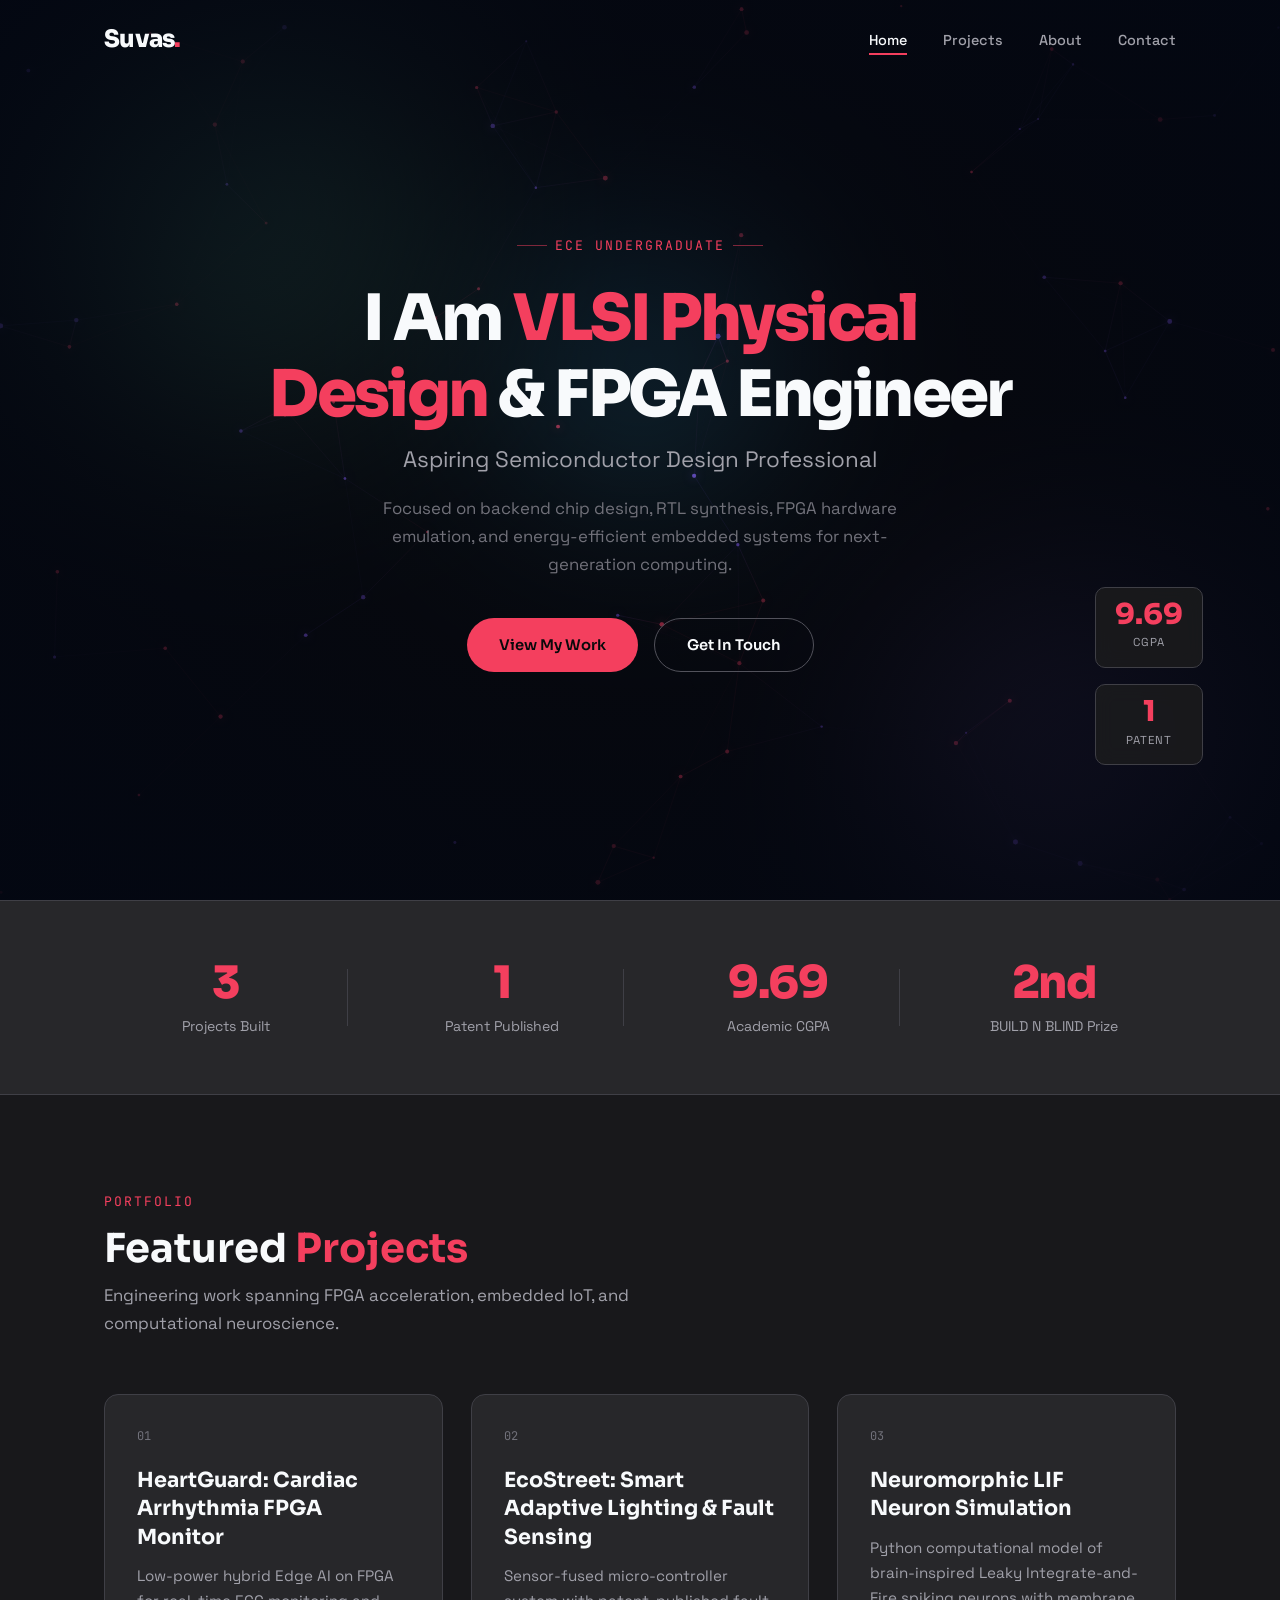
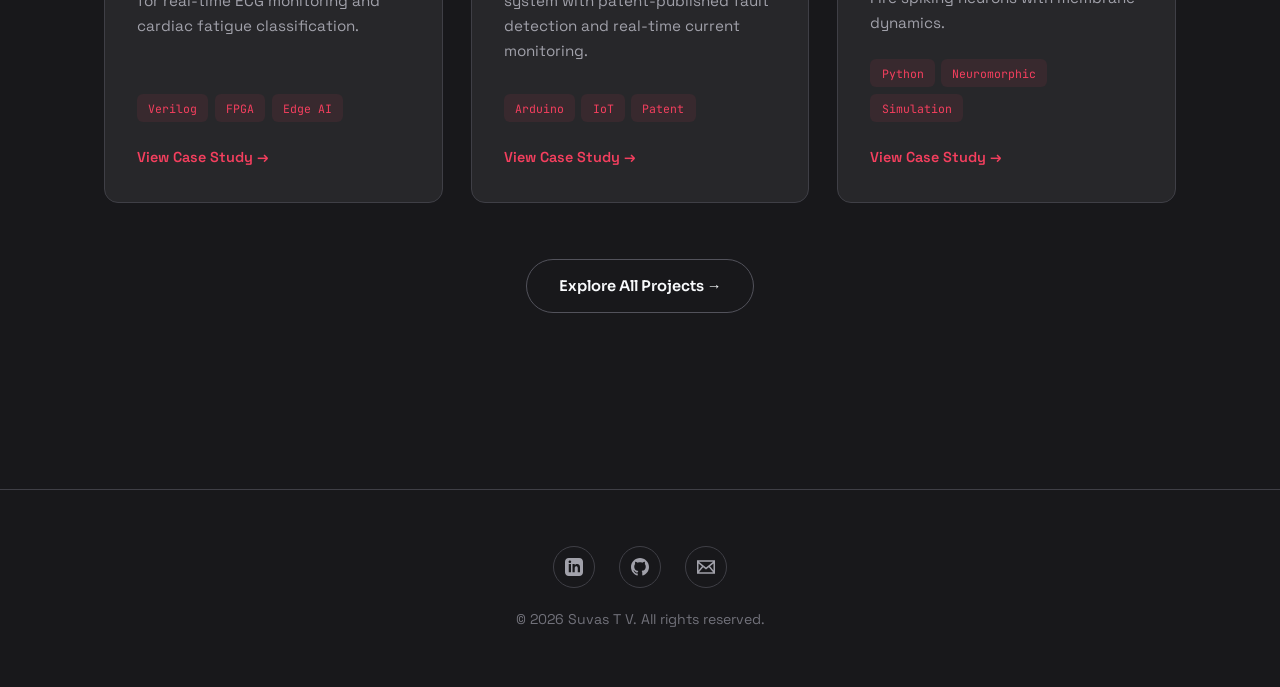
<file: index.html>
<!DOCTYPE html>
<html lang="en">
<head>
  <meta charset="UTF-8">
  <meta name="viewport" content="width=device-width, initial-scale=1.0">
  <title>Suvas T V | VLSI Physical Design &amp; FPGA Engineer</title>
  <meta name="description" content="Portfolio of Suvas T V — ECE Undergraduate specializing in VLSI Physical Design, FPGA Emulation, RTL Synthesis, and Embedded Systems.">
  <link rel="stylesheet" href="style.css">
  <link rel="icon" type="image/svg+xml" href="data:image/svg+xml,<svg xmlns=%22http://www.w3.org/2000/svg%22 viewBox=%220 0 100 100%22><rect width=%22100%22 height=%22100%22 rx=%2216%22 fill=%22%23030712%22/><text x=%2250%22 y=%2253%22 font-family=%22sans-serif%22 font-size=%2236%22 font-weight=%22800%22 fill=%22%236ee7b7%22 text-anchor=%22middle%22 dominant-baseline=%22central%22>STV</text></svg>">
</head>
<body>

  <!-- Navbar -->
  <nav class="navbar">
    <div class="container nav-container">
      <a href="index.html" class="logo">Suvas<em>.</em></a>
      <ul class="nav-links">
        <li><a href="index.html" class="active">Home</a></li>
        <li><a href="projects.html">Projects</a></li>
        <li><a href="about.html">About</a></li>
        <li><a href="contact.html">Contact</a></li>
      </ul>
      <button class="hamburger" aria-label="Toggle menu">☰</button>
    </div>
  </nav>

  <!-- Mobile Menu -->
  <div class="mobile-menu">
    <div class="nav-links">
      <a href="index.html" class="active">Home</a>
      <a href="projects.html">Projects</a>
      <a href="about.html">About</a>
      <a href="contact.html">Contact</a>
    </div>
  </div>

  <!-- Hero Section -->
  <section class="hero">
    <canvas id="particle-canvas"></canvas>
    <div class="aurora-blob aurora-blob--1"></div>
    <div class="aurora-blob aurora-blob--2"></div>
    <div class="aurora-blob aurora-blob--3"></div>
    <div class="hero-overlay"></div>

    <div class="hero-content">
      <div class="hero-label">ECE Undergraduate</div>
      <h1>I Am <span class="highlight">VLSI Physical Design</span> &amp; FPGA Engineer</h1>
      <p class="subtitle">Aspiring Semiconductor Design Professional</p>
      <p class="desc">
        Focused on backend chip design, RTL synthesis, FPGA hardware emulation, and energy-efficient embedded systems for next-generation computing.
      </p>
      <div class="hero-actions">
        <a href="projects.html" class="btn btn-primary">View My Work</a>
        <a href="contact.html" class="btn btn-secondary">Get In Touch</a>
      </div>
    </div>

    <!-- Floating Stats Badges -->
    <div class="hero-floating-stats">
      <div class="floating-badge">
        <span class="num">9.69</span>
        <span class="label">CGPA</span>
      </div>
      <div class="floating-badge">
        <span class="num">1</span>
        <span class="label">Patent</span>
      </div>
    </div>
  </section>

  <!-- Stats Strip -->
  <section class="stats-strip">
    <div class="container">
      <div class="stats-grid">
        <div class="stat-item reveal">
          <h3>3</h3>
          <p>Projects Built</p>
        </div>
        <div class="stat-item reveal reveal-delay-1">
          <h3>1</h3>
          <p>Patent Published</p>
        </div>
        <div class="stat-item reveal reveal-delay-2">
          <h3>9.69</h3>
          <p>Academic CGPA</p>
        </div>
        <div class="stat-item reveal reveal-delay-3">
          <h3>2nd</h3>
          <p>BUILD N BLIND Prize</p>
        </div>
      </div>
    </div>
  </section>

  <!-- Featured Projects -->
  <section class="featured-projects">
    <div class="container">
      <div class="section-header reveal">
        <span class="section-label">Portfolio</span>
        <h2>Featured <em>Projects</em></h2>
        <p>Engineering work spanning FPGA acceleration, embedded IoT, and computational neuroscience.</p>
      </div>

      <div class="card-grid">
        <div class="card reveal">
          <span class="card-number">01</span>
          <h3>HeartGuard: Cardiac Arrhythmia FPGA Monitor</h3>
          <p>Low-power hybrid Edge AI on FPGA for real-time ECG monitoring and cardiac fatigue classification.</p>
          <div class="tech-tags">
            <span class="tag">Verilog</span>
            <span class="tag">FPGA</span>
            <span class="tag">Edge AI</span>
          </div>
          <a href="projects.html#heartguard" class="card-link">View Case Study →</a>
        </div>

        <div class="card reveal reveal-delay-1">
          <span class="card-number">02</span>
          <h3>EcoStreet: Smart Adaptive Lighting &amp; Fault Sensing</h3>
          <p>Sensor-fused micro-controller system with patent-published fault detection and real-time current monitoring.</p>
          <div class="tech-tags">
            <span class="tag">Arduino</span>
            <span class="tag">IoT</span>
            <span class="tag">Patent</span>
          </div>
          <a href="projects.html#ecostreet" class="card-link">View Case Study →</a>
        </div>

        <div class="card reveal reveal-delay-2">
          <span class="card-number">03</span>
          <h3>Neuromorphic LIF Neuron Simulation</h3>
          <p>Python computational model of brain-inspired Leaky Integrate-and-Fire spiking neurons with membrane dynamics.</p>
          <div class="tech-tags">
            <span class="tag">Python</span>
            <span class="tag">Neuromorphic</span>
            <span class="tag">Simulation</span>
          </div>
          <a href="projects.html#neuromorphic-lif" class="card-link">View Case Study →</a>
        </div>
      </div>

      <div style="text-align: center; margin-top: 3.5rem;" class="reveal">
        <a href="projects.html" class="btn btn-secondary">Explore All Projects →</a>
      </div>
    </div>
  </section>

  <!-- Footer -->
  <footer>
    <div class="container">
      <div class="footer-icons">
        <a href="https://linkedin.com/in/suvas-tv" target="_blank" rel="noopener noreferrer" aria-label="LinkedIn">
          <svg viewBox="0 0 24 24"><path d="M19 0h-14c-2.761 0-5 2.239-5 5v14c0 2.761 2.239 5 5 5h14c2.762 0 5-2.239 5-5v-14c0-2.761-2.238-5-5-5zm-11 19h-3v-11h3v11zm-1.5-12.268c-.966 0-1.75-.79-1.75-1.764s.784-1.764 1.75-1.764 1.75.79 1.75 1.764-.783 1.764-1.75 1.764zm13.5 12.268h-3v-5.604c0-3.368-4-3.113-4 0v5.604h-3v-11h3v1.765c1.396-2.586 7-2.777 7 2.476v6.759z"/></svg>
        </a>
        <a href="https://github.com/Suvas27" target="_blank" rel="noopener noreferrer" aria-label="GitHub">
          <svg viewBox="0 0 24 24"><path d="M12 0c-6.626 0-12 5.373-12 12 0 5.302 3.438 9.8 8.207 11.387.599.111.793-.261.793-.577v-2.234c-3.338.726-4.033-1.416-4.033-1.416-.546-1.387-1.333-1.756-1.333-1.756-1.089-.745.083-.729.083-.729 1.205.084 1.839 1.237 1.839 1.237 1.07 1.834 2.807 1.304 3.492.997.107-.775.418-1.305.762-1.604-2.665-.305-5.467-1.334-5.467-5.931 0-1.311.469-2.381 1.236-3.221-.124-.303-.535-1.524.117-3.176 0 0 1.008-.322 3.301 1.23.957-.266 1.983-.399 3.003-.404 1.02.005 2.047.138 3.006.404 2.291-1.552 3.297-1.23 3.297-1.23.653 1.653.242 2.874.118 3.176.77.84 1.235 1.911 1.235 3.221 0 4.609-2.807 5.624-5.479 5.921.43.372.823 1.102.823 2.222v3.293c0 .319.192.694.801.576 4.765-1.589 8.199-6.086 8.199-11.386 0-6.627-5.373-12-12-12z"/></svg>
        </a>
        <a href="mailto:tvsuvas@gmail.com" aria-label="Email">
          <svg viewBox="0 0 24 24"><path d="M0 3v18h24v-18h-24zm6.623 7.929l-4.623 5.712v-9.458l4.623 3.746zm-4.141-5.929h19.035l-9.517 7.713-9.518-7.713zm5.694 7.188l3.824 3.099 3.83-3.104 5.612 6.817h-18.779l5.513-6.812zm9.208-1.264l4.616-3.741v9.348l-4.616-5.607z"/></svg>
        </a>
      </div>
      <p>&copy; 2026 Suvas T V. All rights reserved.</p>
    </div>
  </footer>

  <script src="script.js"></script>
</body>
</html>
</file>
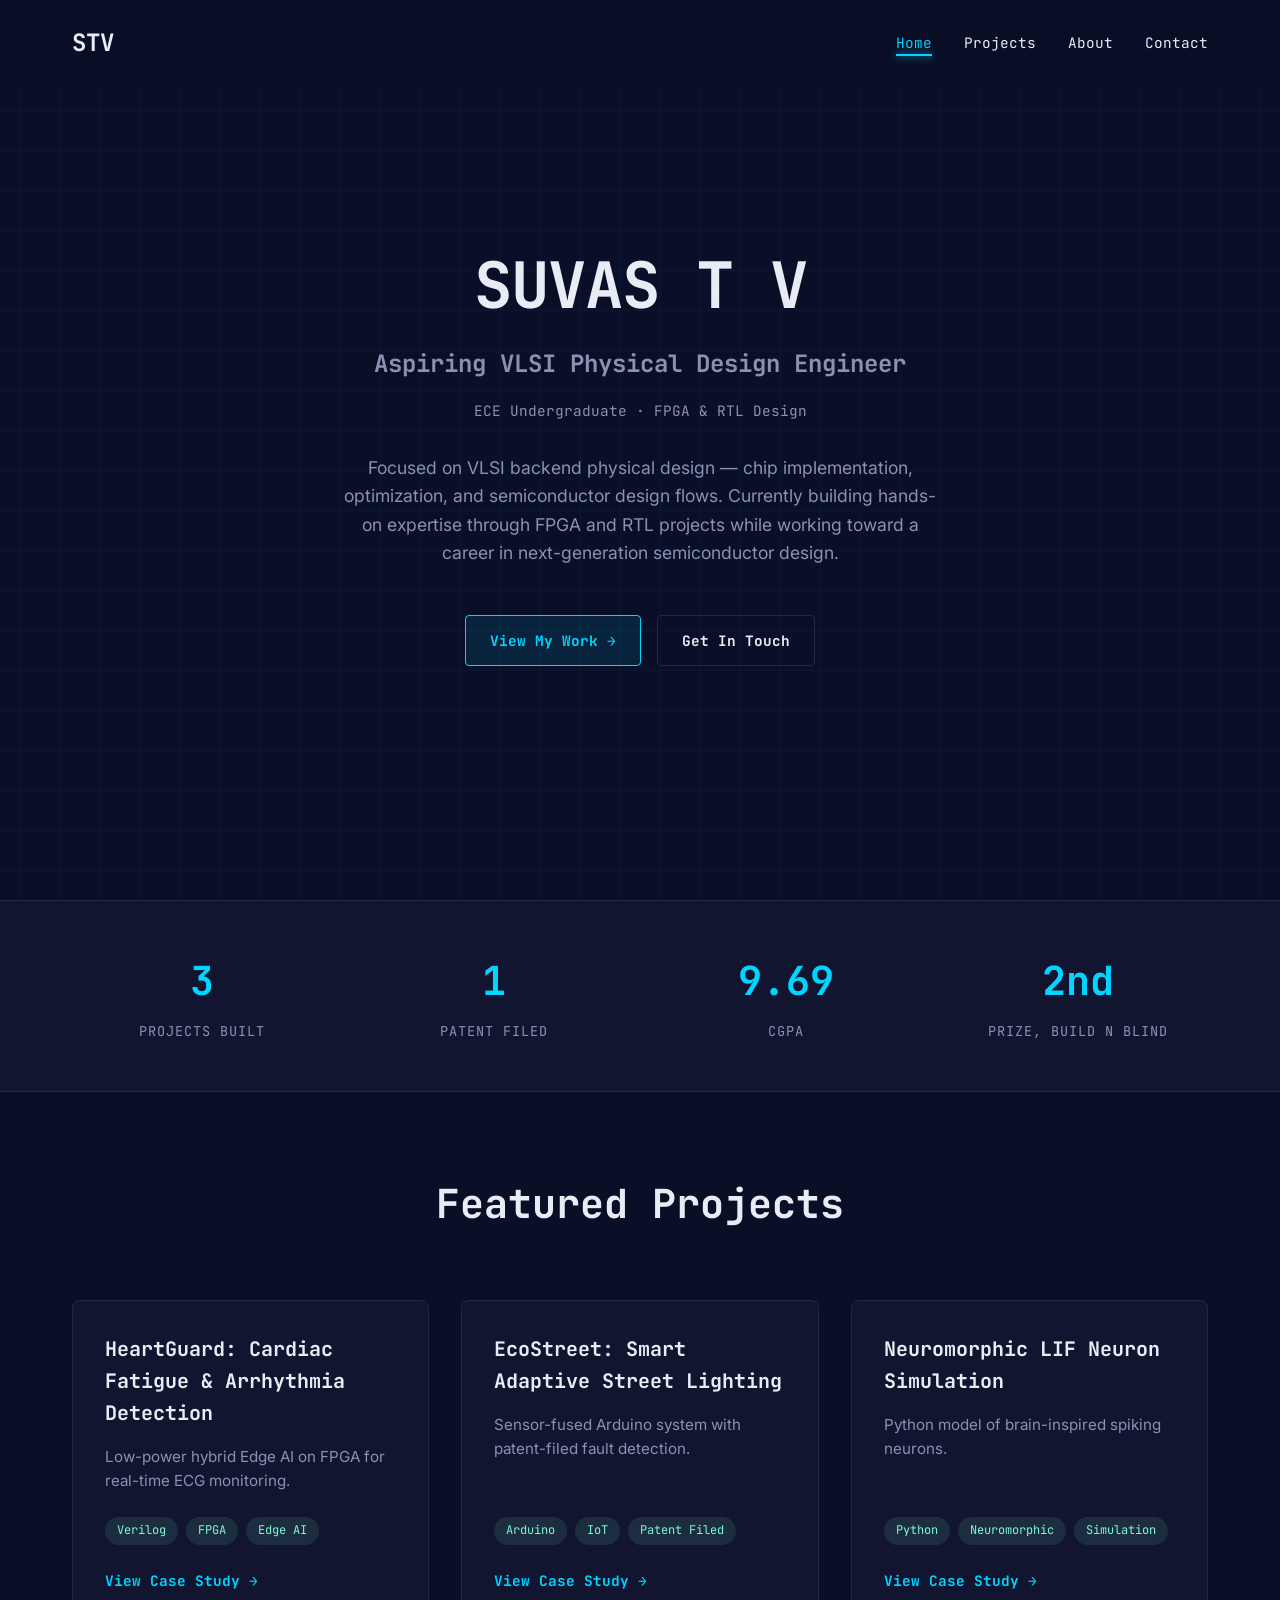
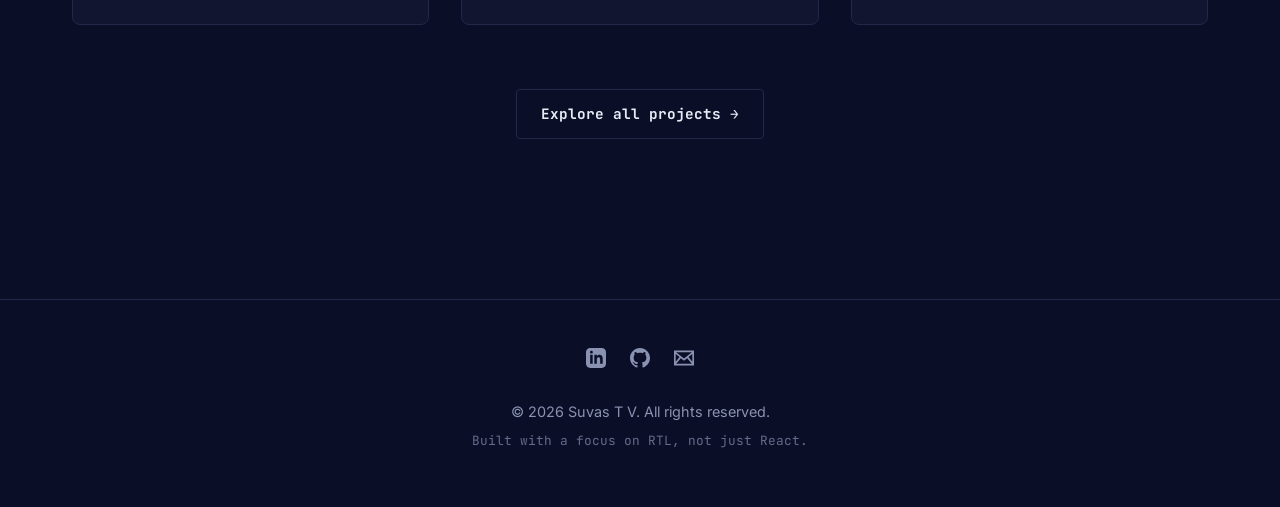
<file: eportfolio/index.html>
<!DOCTYPE html>
<html lang="en">
<head>
  <meta charset="UTF-8">
  <meta name="viewport" content="width=device-width, initial-scale=1.0">
  <title>Suvas T V | VLSI Physical Design & FPGA</title>
  <meta name="description" content="Portfolio of Suvas T V, an ECE Undergraduate specializing in VLSI Physical Design, FPGA, and Embedded Systems.">
  <link rel="stylesheet" href="style.css">
  <link rel="icon" type="image/svg+xml" href="data:image/svg+xml,<svg xmlns=%22http://www.w3.org/2000/svg%22 viewBox=%220 0 100 100%22><rect width=%22100%22 height=%22100%22 fill=%22%230a0e27%22/><text x=%2250%22 y=%2250%22 font-family=%22monospace%22 font-size=%2240%22 font-weight=%22bold%22 fill=%22%2300d4ff%22 text-anchor=%22middle%22 dominant-baseline=%22central%22>STV</text></svg>">
</head>
<body>

  <!-- Navbar -->
  <nav class="navbar">
    <div class="container nav-container">
      <a href="index.html" class="logo">STV</a>
      <ul class="nav-links">
        <li><a href="index.html" class="active">Home</a></li>
        <li><a href="projects.html">Projects</a></li>
        <li><a href="about.html">About</a></li>
        <li><a href="contact.html">Contact</a></li>
      </ul>
      <button class="hamburger" aria-label="Toggle menu">☰</button>
    </div>
  </nav>

  <!-- Mobile Menu -->
  <div class="mobile-menu">
    <div class="nav-links">
      <a href="index.html" class="active">Home</a>
      <a href="projects.html">Projects</a>
      <a href="about.html">About</a>
      <a href="contact.html">Contact</a>
    </div>
  </div>

  <!-- Hero Section -->
  <section class="hero">
    <div class="hero-bg"></div>
    <div class="container hero-content">
      <h1>SUVAS T V</h1>
      <p class="subtitle text-cyan mono">Aspiring VLSI Physical Design Engineer</p>
      <p class="tagline">ECE Undergraduate &middot; FPGA &amp; RTL Design</p>
      <p>Focused on VLSI backend physical design &mdash; chip implementation, optimization, and semiconductor design flows. Currently building hands-on expertise through FPGA and RTL projects while working toward a career in next-generation semiconductor design.</p>
      
      <div class="hero-actions">
        <a href="projects.html" class="btn btn-primary">View My Work &rarr;</a>
        <a href="contact.html" class="btn btn-secondary">Get In Touch</a>
      </div>
    </div>
  </section>

  <!-- Stats Strip -->
  <section class="stats-strip">
    <div class="container stats-grid">
      <div class="stat-item">
        <h3>3</h3>
        <p>Projects Built</p>
      </div>
      <div class="stat-item">
        <h3>1</h3>
        <p>Patent Filed</p>
      </div>
      <div class="stat-item">
        <h3>9.69</h3>
        <p>CGPA</p>
      </div>
      <div class="stat-item">
        <h3>2nd</h3>
        <p>Prize, BUILD N BLIND</p>
      </div>
    </div>
  </section>

  <!-- Featured Projects Section -->
  <section class="featured-projects">
    <div class="container">
      <div class="section-header">
        <h2>Featured Projects</h2>
      </div>
      
      <div class="card-grid">
        <!-- Project 1 -->
        <div class="card">
          <h3>HeartGuard: Cardiac Fatigue &amp; Arrhythmia Detection</h3>
          <p>Low-power hybrid Edge AI on FPGA for real-time ECG monitoring.</p>
          <div class="tech-tags">
            <span class="tag">Verilog</span>
            <span class="tag">FPGA</span>
            <span class="tag">Edge AI</span>
          </div>
          <a href="projects.html#heartguard" class="card-link">View Case Study &rarr;</a>
        </div>

        <!-- Project 2 -->
        <div class="card">
          <h3>EcoStreet: Smart Adaptive Street Lighting</h3>
          <p>Sensor-fused Arduino system with patent-filed fault detection.</p>
          <div class="tech-tags">
            <span class="tag">Arduino</span>
            <span class="tag">IoT</span>
            <span class="tag">Patent Filed</span>
          </div>
          <a href="projects.html#ecostreet" class="card-link">View Case Study &rarr;</a>
        </div>

        <!-- Project 3 -->
        <div class="card">
          <h3>Neuromorphic LIF Neuron Simulation</h3>
          <p>Python model of brain-inspired spiking neurons.</p>
          <div class="tech-tags">
            <span class="tag">Python</span>
            <span class="tag">Neuromorphic</span>
            <span class="tag">Simulation</span>
          </div>
          <a href="projects.html#neuromorphic-lif" class="card-link">View Case Study &rarr;</a>
        </div>
      </div>
      
      <div style="text-align: center; margin-top: 4rem;">
        <a href="projects.html" class="btn btn-secondary">Explore all projects &rarr;</a>
      </div>
    </div>
  </section>

  <!-- Footer -->
  <footer>
    <div class="container">
      <div class="footer-icons">
        <a href="https://linkedin.com/in/suvas-tv" target="_blank" rel="noopener noreferrer" aria-label="LinkedIn">
          <svg viewBox="0 0 24 24"><path d="M19 0h-14c-2.761 0-5 2.239-5 5v14c0 2.761 2.239 5 5 5h14c2.762 0 5-2.239 5-5v-14c0-2.761-2.238-5-5-5zm-11 19h-3v-11h3v11zm-1.5-12.268c-.966 0-1.75-.79-1.75-1.764s.784-1.764 1.75-1.764 1.75.79 1.75 1.764-.783 1.764-1.75 1.764zm13.5 12.268h-3v-5.604c0-3.368-4-3.113-4 0v5.604h-3v-11h3v1.765c1.396-2.586 7-2.777 7 2.476v6.759z"/></svg>
        </a>
        <a href="https://github.com/Suvas27" target="_blank" rel="noopener noreferrer" aria-label="GitHub">
          <svg viewBox="0 0 24 24"><path d="M12 0c-6.626 0-12 5.373-12 12 0 5.302 3.438 9.8 8.207 11.387.599.111.793-.261.793-.577v-2.234c-3.338.726-4.033-1.416-4.033-1.416-.546-1.387-1.333-1.756-1.333-1.756-1.089-.745.083-.729.083-.729 1.205.084 1.839 1.237 1.839 1.237 1.07 1.834 2.807 1.304 3.492.997.107-.775.418-1.305.762-1.604-2.665-.305-5.467-1.334-5.467-5.931 0-1.311.469-2.381 1.236-3.221-.124-.303-.535-1.524.117-3.176 0 0 1.008-.322 3.301 1.23.957-.266 1.983-.399 3.003-.404 1.02.005 2.047.138 3.006.404 2.291-1.552 3.297-1.23 3.297-1.23.653 1.653.242 2.874.118 3.176.77.84 1.235 1.911 1.235 3.221 0 4.609-2.807 5.624-5.479 5.921.43.372.823 1.102.823 2.222v3.293c0 .319.192.694.801.576 4.765-1.589 8.199-6.086 8.199-11.386 0-6.627-5.373-12-12-12z"/></svg>
        </a>
        <a href="mailto:tvsuvas@gmail.com" aria-label="Email">
          <svg viewBox="0 0 24 24"><path d="M0 3v18h24v-18h-24zm6.623 7.929l-4.623 5.712v-9.458l4.623 3.746zm-4.141-5.929h19.035l-9.517 7.713-9.518-7.713zm5.694 7.188l3.824 3.099 3.83-3.104 5.612 6.817h-18.779l5.513-6.812zm9.208-1.264l4.616-3.741v9.348l-4.616-5.607z"/></svg>
        </a>
      </div>
      <p>&copy; 2026 Suvas T V. All rights reserved.</p>
      <p class="footer-tagline">Built with a focus on RTL, not just React.</p>
    </div>
  </footer>

  <script src="script.js"></script>
</body>
</html>
</file>
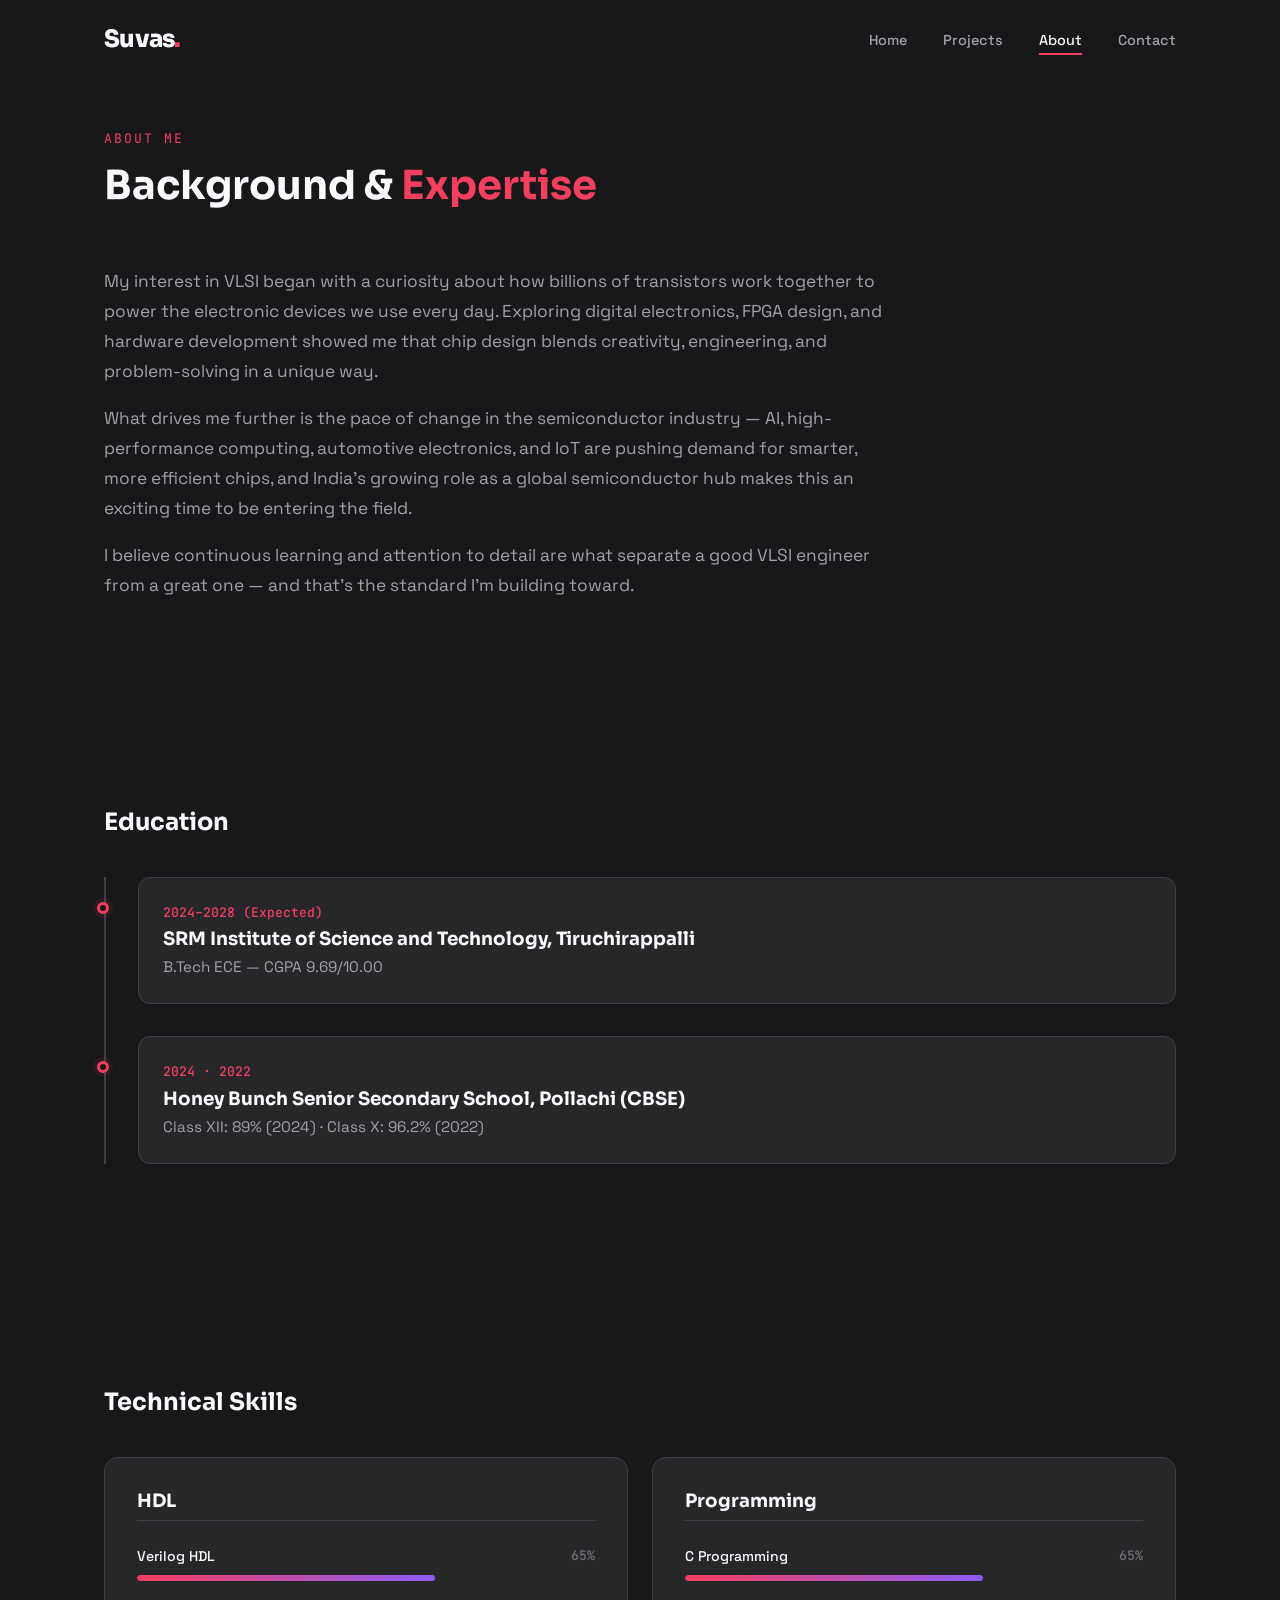
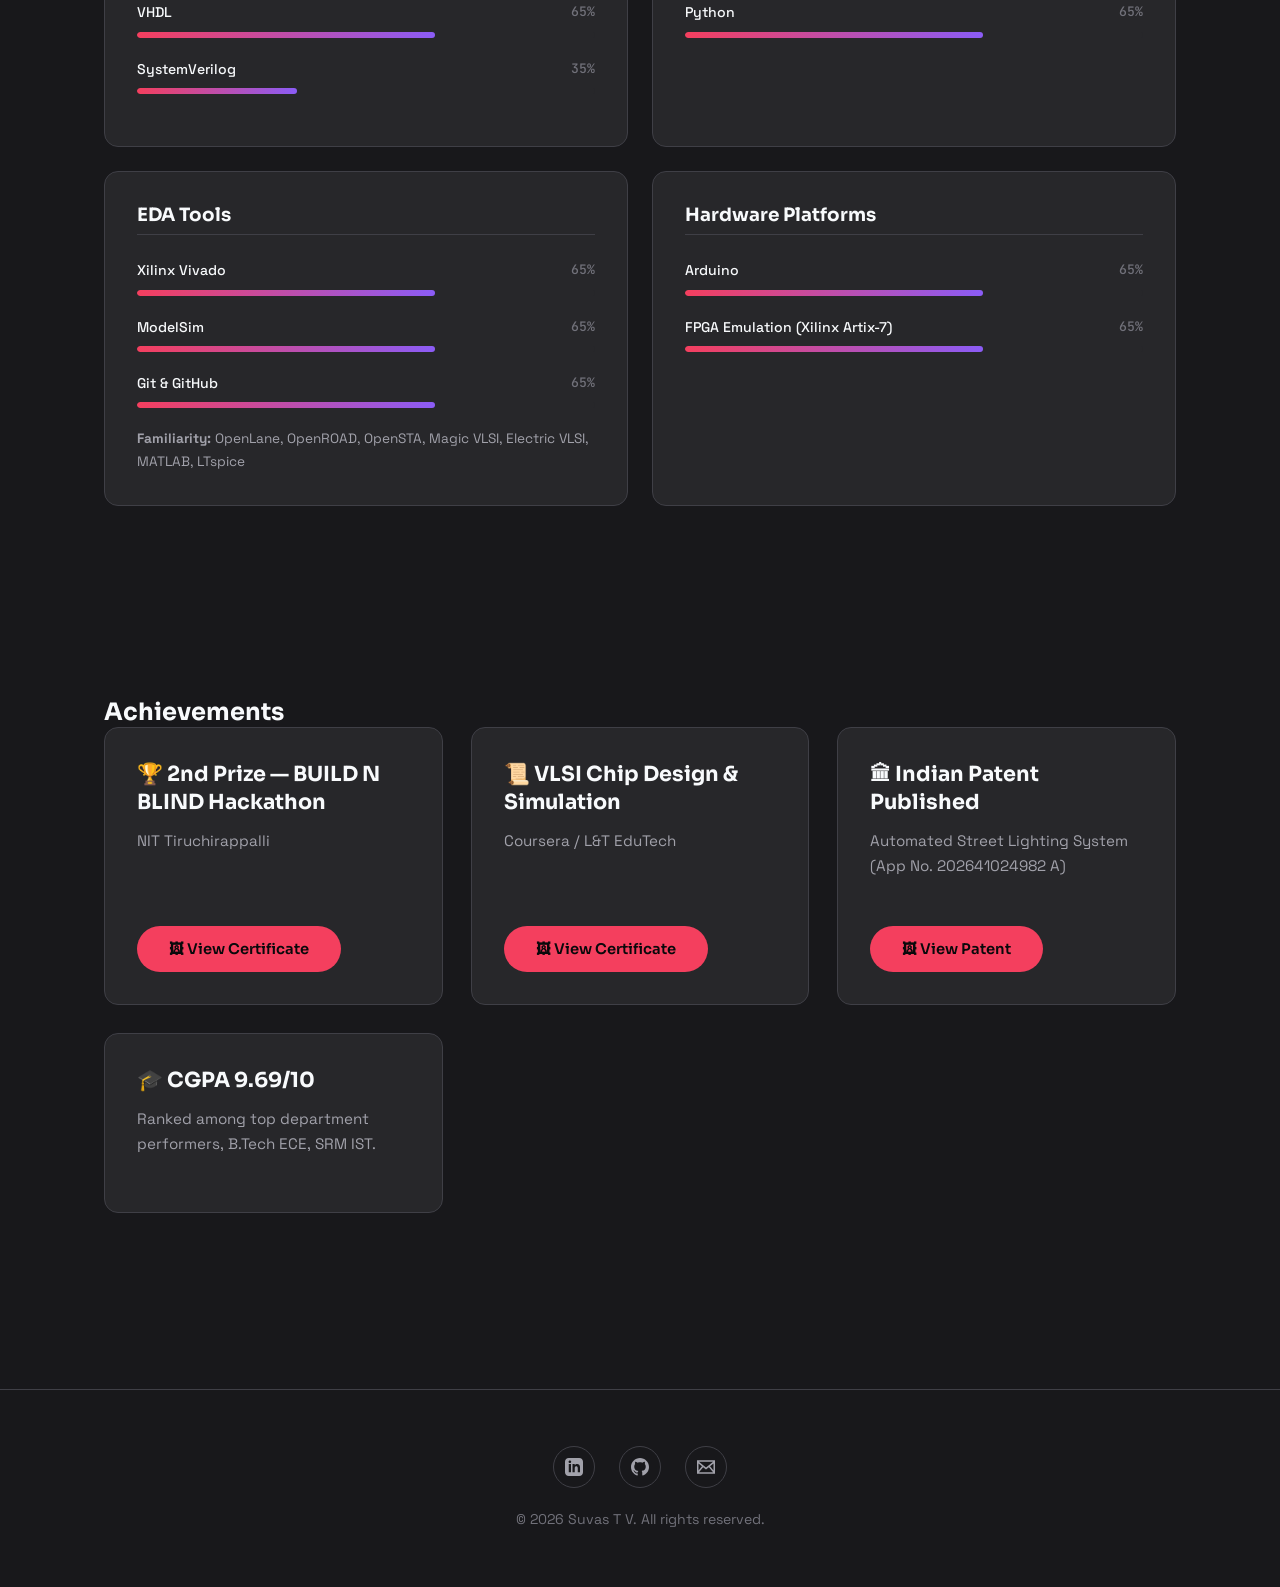
<file: about.html>
<!DOCTYPE html>
<html lang="en">
<head>
  <meta charset="UTF-8">
  <meta name="viewport" content="width=device-width, initial-scale=1.0">
  <title>About | Suvas T V &mdash; VLSI &amp; Embedded Systems</title>
  <meta name="description" content="Background, education, technical skills, and achievements of Suvas T V — ECE undergraduate specializing in VLSI Physical Design and FPGA Engineering.">
  <link rel="stylesheet" href="style.css">
  <link rel="icon" type="image/svg+xml" href="data:image/svg+xml,<svg xmlns=%22http://www.w3.org/2000/svg%22 viewBox=%220 0 100 100%22><rect width=%22100%22 height=%22100%22 rx=%2216%22 fill=%22%23030712%22/><text x=%2250%22 y=%2253%22 font-family=%22sans-serif%22 font-size=%2236%22 font-weight=%22800%22 fill=%22%236ee7b7%22 text-anchor=%22middle%22 dominant-baseline=%22central%22>STV</text></svg>">
</head>
<body>

  <!-- Navbar -->
  <nav class="navbar">
    <div class="container nav-container">
      <a href="index.html" class="logo">Suvas<em>.</em></a>
      <ul class="nav-links">
        <li><a href="index.html">Home</a></li>
        <li><a href="projects.html">Projects</a></li>
        <li><a href="about.html" class="active">About</a></li>
        <li><a href="contact.html">Contact</a></li>
      </ul>
      <button class="hamburger" aria-label="Toggle menu">☰</button>
    </div>
  </nav>

  <!-- Mobile Menu -->
  <div class="mobile-menu">
    <div class="nav-links">
      <a href="index.html">Home</a>
      <a href="projects.html">Projects</a>
      <a href="about.html" class="active">About</a>
      <a href="contact.html">Contact</a>
    </div>
  </div>

  <!-- About Header -->
  <section class="about-header" style="padding-top: 8rem;">
    <div class="container">
      <div class="section-header reveal">
        <span class="section-label">About Me</span>
        <h2>Background &amp; <em>Expertise</em></h2>
      </div>

      <p class="reveal" style="color: var(--text-secondary); max-width: 780px; line-height: 1.75;">
        My interest in VLSI began with a curiosity about how billions of transistors work together to power the electronic devices we use every day. Exploring digital electronics, FPGA design, and hardware development showed me that chip design blends creativity, engineering, and problem-solving in a unique way.
      </p>
      <p class="reveal" style="color: var(--text-secondary); max-width: 780px; line-height: 1.75;">
        What drives me further is the pace of change in the semiconductor industry &mdash; AI, high-performance computing, automotive electronics, and IoT are pushing demand for smarter, more efficient chips, and India&rsquo;s growing role as a global semiconductor hub makes this an exciting time to be entering the field.
      </p>
      <p class="reveal" style="color: var(--text-secondary); max-width: 780px; line-height: 1.75;">
        I believe continuous learning and attention to detail are what separate a good VLSI engineer from a great one &mdash; and that&rsquo;s the standard I&rsquo;m building toward.
      </p>
    </div>
  </section>

  <!-- Education -->
  <section class="education">
    <div class="container">
      <h2 class="reveal">Education</h2>

      <div class="timeline">
        <div class="timeline-item reveal">
          <div class="timeline-date">2024&ndash;2028 (Expected)</div>
          <h3>SRM Institute of Science and Technology, Tiruchirappalli</h3>
          <p>B.Tech ECE &mdash; CGPA 9.69/10.00</p>
        </div>
        <div class="timeline-item reveal">
          <div class="timeline-date">2024 &middot; 2022</div>
          <h3>Honey Bunch Senior Secondary School, Pollachi (CBSE)</h3>
          <p>Class XII: 89% (2024) &middot; Class X: 96.2% (2022)</p>
        </div>
      </div>
    </div>
  </section>

  <!-- Technical Skills -->
  <section class="technical-skills">
    <div class="container">
      <h2 class="reveal">Technical Skills</h2>

      <div class="skills-grid">

        <!-- HDL -->
        <div class="skill-category reveal">
          <h3>HDL</h3>
          <div class="skill-item">
            <div class="skill-info">
              <span>Verilog HDL</span>
              <span>65%</span>
            </div>
            <div class="skill-bar">
              <div class="skill-fill" data-width="65%"></div>
            </div>
          </div>
          <div class="skill-item">
            <div class="skill-info">
              <span>VHDL</span>
              <span>65%</span>
            </div>
            <div class="skill-bar">
              <div class="skill-fill" data-width="65%"></div>
            </div>
          </div>
          <div class="skill-item">
            <div class="skill-info">
              <span>SystemVerilog</span>
              <span>35%</span>
            </div>
            <div class="skill-bar">
              <div class="skill-fill" data-width="35%"></div>
            </div>
          </div>
        </div>

        <!-- Programming -->
        <div class="skill-category reveal">
          <h3>Programming</h3>
          <div class="skill-item">
            <div class="skill-info">
              <span>C Programming</span>
              <span>65%</span>
            </div>
            <div class="skill-bar">
              <div class="skill-fill" data-width="65%"></div>
            </div>
          </div>
          <div class="skill-item">
            <div class="skill-info">
              <span>Python</span>
              <span>65%</span>
            </div>
            <div class="skill-bar">
              <div class="skill-fill" data-width="65%"></div>
            </div>
          </div>
        </div>

        <!-- EDA Tools -->
        <div class="skill-category reveal">
          <h3>EDA Tools</h3>
          <div class="skill-item">
            <div class="skill-info">
              <span>Xilinx Vivado</span>
              <span>65%</span>
            </div>
            <div class="skill-bar">
              <div class="skill-fill" data-width="65%"></div>
            </div>
          </div>
          <div class="skill-item">
            <div class="skill-info">
              <span>ModelSim</span>
              <span>65%</span>
            </div>
            <div class="skill-bar">
              <div class="skill-fill" data-width="65%"></div>
            </div>
          </div>
          <div class="skill-item">
            <div class="skill-info">
              <span>Git &amp; GitHub</span>
              <span>65%</span>
            </div>
            <div class="skill-bar">
              <div class="skill-fill" data-width="65%"></div>
            </div>
          </div>
          <p style="color: var(--text-secondary); font-size: 0.85rem; margin-top: 0.75rem;">
            <strong>Familiarity:</strong> OpenLane, OpenROAD, OpenSTA, Magic VLSI, Electric VLSI, MATLAB, LTspice
          </p>
        </div>

        <!-- Hardware Platforms -->
        <div class="skill-category reveal">
          <h3>Hardware Platforms</h3>
          <div class="skill-item">
            <div class="skill-info">
              <span>Arduino</span>
              <span>65%</span>
            </div>
            <div class="skill-bar">
              <div class="skill-fill" data-width="65%"></div>
            </div>
          </div>
          <div class="skill-item">
            <div class="skill-info">
              <span>FPGA Emulation (Xilinx Artix-7)</span>
              <span>65%</span>
            </div>
            <div class="skill-bar">
              <div class="skill-fill" data-width="65%"></div>
            </div>
          </div>
        </div>

      </div>
    </div>
  </section>

  <!-- Achievements -->
  <section class="achievements">
    <div class="container">
      <h2 class="reveal">Achievements</h2>

      <div class="card-grid">
        <div class="card reveal">
          <h3>🏆 2nd Prize &mdash; BUILD N BLIND Hackathon</h3>
          <p>NIT Tiruchirappalli</p>
          <div class="project-actions" style="margin-top: 1.5rem;">
            <button class="btn btn-primary view-media-btn" data-images='[{"src":"assets/images/certificate-bnb.png","caption":"BUILD N BLIND Hackathon — 2nd Prize Certificate"}]'>🖼 View Certificate</button>
          </div>
        </div>

        <div class="card reveal reveal-delay-1">
          <h3>📜 VLSI Chip Design & Simulation</h3>
          <p>Coursera / L&T EduTech</p>
          <div class="project-actions" style="margin-top: 1.5rem;">
            <button class="btn btn-primary view-media-btn" data-images='[{"src":"assets/images/certificate-vlsi-electric.jpg","caption":"VLSI Chip Design and Simulation with Electric VLSI EDA Tool"}]'>🖼 View Certificate</button>
          </div>
        </div>

        <div class="card reveal reveal-delay-2">
          <h3>🏛 Indian Patent Published</h3>
          <p>Automated Street Lighting System (App No. 202641024982 A)</p>
          <div class="project-actions" style="margin-top: 1.5rem;">
            <button class="btn btn-primary view-media-btn" data-images='[{"src":"assets/images/patent-publication.png","caption":"Indian Patent Publication — App No. 202641024982 A"}]'>🖼 View Patent</button>
          </div>
        </div>

        <div class="card reveal reveal-delay-3">
          <h3>🎓 CGPA 9.69/10</h3>
          <p>Ranked among top department performers, B.Tech ECE, SRM IST.</p>
        </div>
      </div>
    </div>
  </section>

  <!-- Media Gallery Modal -->
  <div class="modal-overlay" id="media-modal" aria-modal="true" role="dialog">
    <button class="modal-close" aria-label="Close modal">✕</button>
    <div class="modal-content">
      <div class="modal-images">
        <!-- JS will populate this with images and captions -->
      </div>
    </div>
  </div>

  <!-- Footer -->
  <footer>
    <div class="container">
      <div class="footer-icons">
        <a href="https://linkedin.com/in/suvas-tv" target="_blank" rel="noopener noreferrer" aria-label="LinkedIn">
          <svg viewBox="0 0 24 24"><path d="M19 0h-14c-2.761 0-5 2.239-5 5v14c0 2.761 2.239 5 5 5h14c2.762 0 5-2.239 5-5v-14c0-2.761-2.238-5-5-5zm-11 19h-3v-11h3v11zm-1.5-12.268c-.966 0-1.75-.79-1.75-1.764s.784-1.764 1.75-1.764 1.75.79 1.75 1.764-.783 1.764-1.75 1.764zm13.5 12.268h-3v-5.604c0-3.368-4-3.113-4 0v5.604h-3v-11h3v1.765c1.396-2.586 7-2.777 7 2.476v6.759z"/></svg>
        </a>
        <a href="https://github.com/Suvas27" target="_blank" rel="noopener noreferrer" aria-label="GitHub">
          <svg viewBox="0 0 24 24"><path d="M12 0c-6.626 0-12 5.373-12 12 0 5.302 3.438 9.8 8.207 11.387.599.111.793-.261.793-.577v-2.234c-3.338.726-4.033-1.416-4.033-1.416-.546-1.387-1.333-1.756-1.333-1.756-1.089-.745.083-.729.083-.729 1.205.084 1.839 1.237 1.839 1.237 1.07 1.834 2.807 1.304 3.492.997.107-.775.418-1.305.762-1.604-2.665-.305-5.467-1.334-5.467-5.931 0-1.311.469-2.381 1.236-3.221-.124-.303-.535-1.524.117-3.176 0 0 1.008-.322 3.301 1.23.957-.266 1.983-.399 3.003-.404 1.02.005 2.047.138 3.006.404 2.291-1.552 3.297-1.23 3.297-1.23.653 1.653.242 2.874.118 3.176.77.84 1.235 1.911 1.235 3.221 0 4.609-2.807 5.624-5.479 5.921.43.372.823 1.102.823 2.222v3.293c0 .319.192.694.801.576 4.765-1.589 8.199-6.086 8.199-11.386 0-6.627-5.373-12-12-12z"/></svg>
        </a>
        <a href="mailto:tvsuvas@gmail.com" aria-label="Email">
          <svg viewBox="0 0 24 24"><path d="M0 3v18h24v-18h-24zm6.623 7.929l-4.623 5.712v-9.458l4.623 3.746zm-4.141-5.929h19.035l-9.517 7.713-9.518-7.713zm5.694 7.188l3.824 3.099 3.83-3.104 5.612 6.817h-18.779l5.513-6.812zm9.208-1.264l4.616-3.741v9.348l-4.616-5.607z"/></svg>
        </a>
      </div>
      <p>&copy; 2026 Suvas T V. All rights reserved.</p>
    </div>
  </footer>

  <script src="script.js"></script>
</body>
</html>
</file>
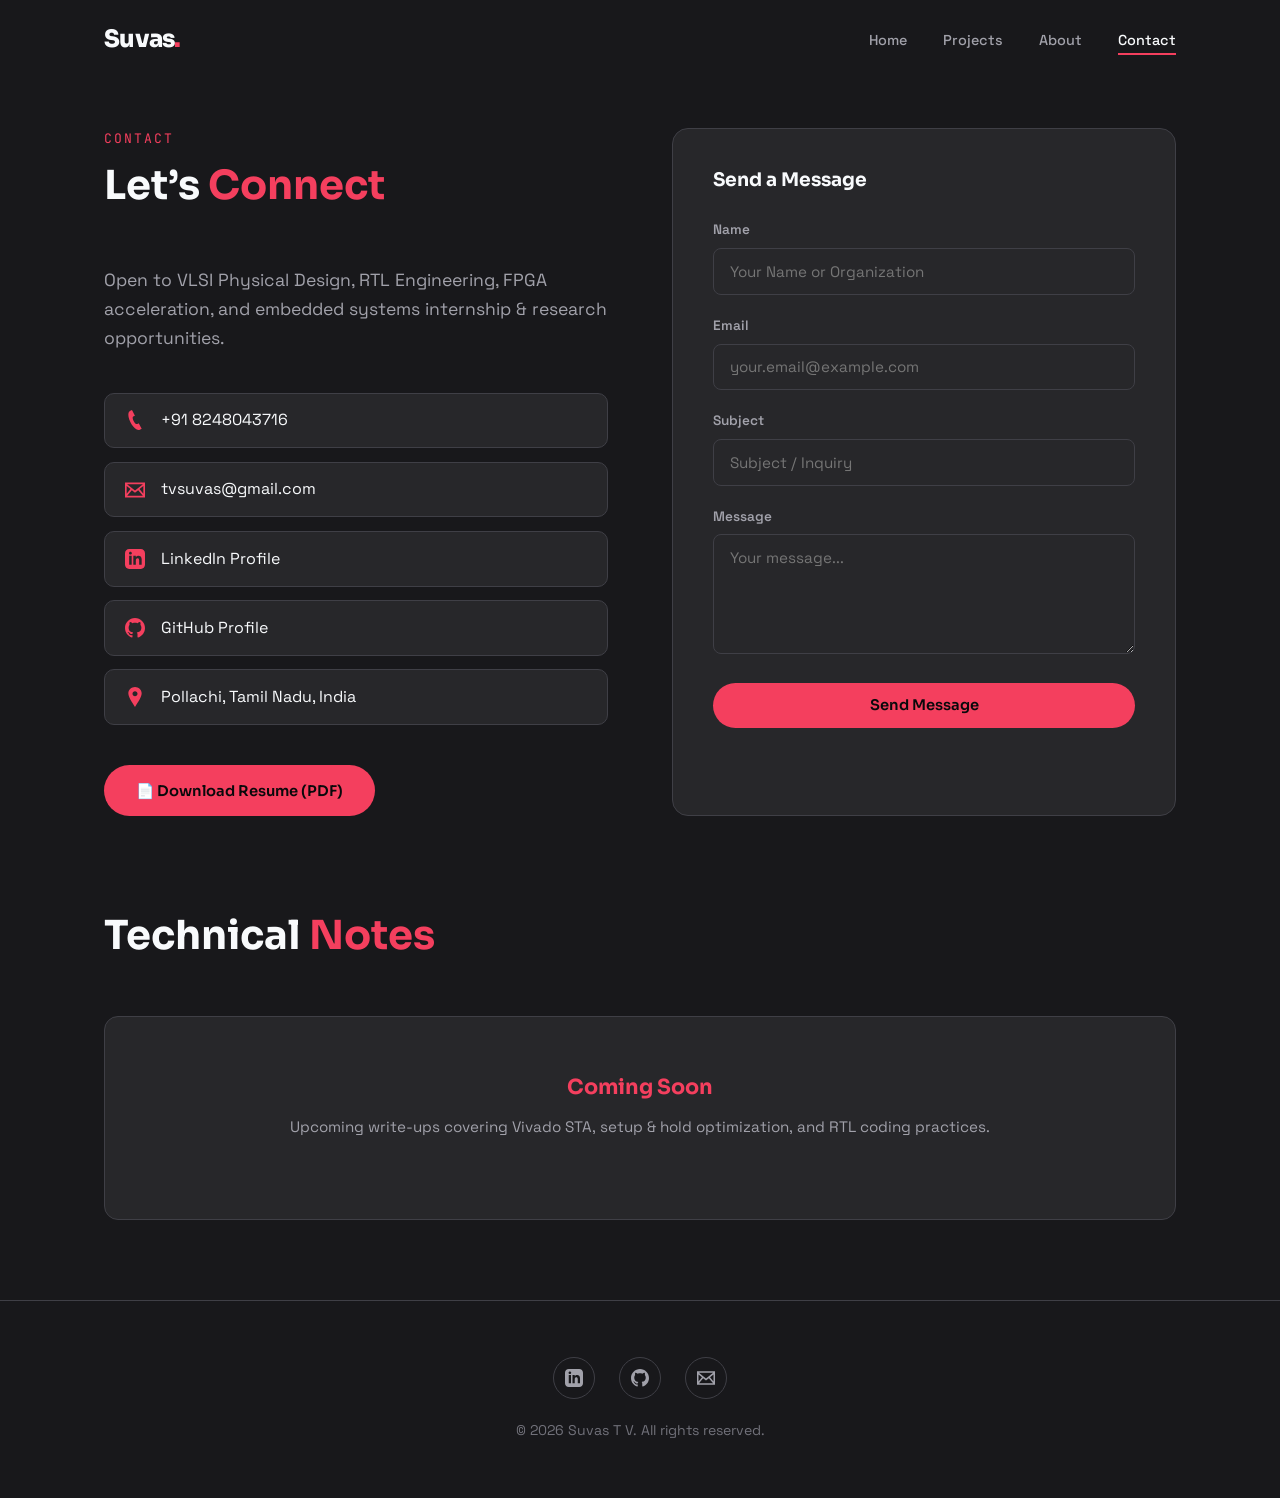
<file: contact.html>
<!DOCTYPE html>
<html lang="en">
<head>
  <meta charset="UTF-8">
  <meta name="viewport" content="width=device-width, initial-scale=1.0">
  <title>Contact | Suvas T V – Get In Touch</title>
  <meta name="description" content="Contact Suvas T V for VLSI Physical Design, FPGA, and Embedded Systems opportunities.">
  <link rel="stylesheet" href="style.css">
  <link rel="icon" type="image/svg+xml" href="data:image/svg+xml,<svg xmlns=%22http://www.w3.org/2000/svg%22 viewBox=%220 0 100 100%22><rect width=%22100%22 height=%22100%22 rx=%2216%22 fill=%22%23030712%22/><text x=%2250%22 y=%2253%22 font-family=%22sans-serif%22 font-size=%2236%22 font-weight=%22800%22 fill=%22%236ee7b7%22 text-anchor=%22middle%22 dominant-baseline=%22central%22>STV</text></svg>">
</head>
<body>

  <!-- Navbar -->
  <nav class="navbar">
    <div class="container nav-container">
      <a href="index.html" class="logo">Suvas<em>.</em></a>
      <ul class="nav-links">
        <li><a href="index.html">Home</a></li>
        <li><a href="projects.html">Projects</a></li>
        <li><a href="about.html">About</a></li>
        <li><a href="contact.html" class="active">Contact</a></li>
      </ul>
      <button class="hamburger" aria-label="Toggle menu">☰</button>
    </div>
  </nav>

  <!-- Mobile Menu -->
  <div class="mobile-menu">
    <div class="nav-links">
      <a href="index.html">Home</a>
      <a href="projects.html">Projects</a>
      <a href="about.html">About</a>
      <a href="contact.html" class="active">Contact</a>
    </div>
  </div>

  <!-- Contact Section -->
  <div class="container contact-container">

    <!-- Contact Info -->
    <div class="contact-info reveal">
      <div class="section-header">
        <span class="section-label">Contact</span>
        <h2>Let&rsquo;s <em>Connect</em></h2>
      </div>
      <p>Open to VLSI Physical Design, RTL Engineering, FPGA acceleration, and embedded systems internship &amp; research opportunities.</p>

      <ul class="contact-list">
        <li>
          <svg viewBox="0 0 24 24"><path d="M20 22.621l-3.521-6.795c-.008.004-1.974.97-2.064 1.011-2.24 1.086-6.799-7.82-4.609-8.994l2.083-1.022-3.49-6.82-2.106 1.039c-7.202 3.755 4.233 25.982 11.6 22.615.121-.055 2.102-1.029 2.107-1.034z"/></svg>
          <a href="tel:+918248043716">+91 8248043716</a>
        </li>
        <li>
          <svg viewBox="0 0 24 24"><path d="M0 3v18h24v-18h-24zm6.623 7.929l-4.623 5.712v-9.458l4.623 3.746zm-4.141-5.929h19.035l-9.517 7.713-9.518-7.713zm5.694 7.188l3.824 3.099 3.83-3.104 5.612 6.817h-18.779l5.513-6.812zm9.208-1.264l4.616-3.741v9.348l-4.616-5.607z"/></svg>
          <a href="mailto:tvsuvas@gmail.com">tvsuvas@gmail.com</a>
        </li>
        <li>
          <svg viewBox="0 0 24 24"><path d="M19 0h-14c-2.761 0-5 2.239-5 5v14c0 2.761 2.239 5 5 5h14c2.762 0 5-2.239 5-5v-14c0-2.761-2.238-5-5-5zm-11 19h-3v-11h3v11zm-1.5-12.268c-.966 0-1.75-.79-1.75-1.764s.784-1.764 1.75-1.764 1.75.79 1.75 1.764-.783 1.764-1.75 1.764zm13.5 12.268h-3v-5.604c0-3.368-4-3.113-4 0v5.604h-3v-11h3v1.765c1.396-2.586 7-2.777 7 2.476v6.759z"/></svg>
          <a href="https://linkedin.com/in/suvas-tv" target="_blank" rel="noopener noreferrer">LinkedIn Profile</a>
        </li>
        <li>
          <svg viewBox="0 0 24 24"><path d="M12 0c-6.626 0-12 5.373-12 12 0 5.302 3.438 9.8 8.207 11.387.599.111.793-.261.793-.577v-2.234c-3.338.726-4.033-1.416-4.033-1.416-.546-1.387-1.333-1.756-1.333-1.756-1.089-.745.083-.729.083-.729 1.205.084 1.839 1.237 1.839 1.237 1.07 1.834 2.807 1.304 3.492.997.107-.775.418-1.305.762-1.604-2.665-.305-5.467-1.334-5.467-5.931 0-1.311.469-2.381 1.236-3.221-.124-.303-.535-1.524.117-3.176 0 0 1.008-.322 3.301 1.23.957-.266 1.983-.399 3.003-.404 1.02.005 2.047.138 3.006.404 2.291-1.552 3.297-1.23 3.297-1.23.653 1.653.242 2.874.118 3.176.77.84 1.235 1.911 1.235 3.221 0 4.609-2.807 5.624-5.479 5.921.43.372.823 1.102.823 2.222v3.293c0 .319.192.694.801.576 4.765-1.589 8.199-6.086 8.199-11.386 0-6.627-5.373-12-12-12z"/></svg>
          <a href="https://github.com/Suvas27" target="_blank" rel="noopener noreferrer">GitHub Profile</a>
        </li>
        <li>
          <svg viewBox="0 0 24 24"><path d="M12 0c-4.198 0-8 3.403-8 7.602 0 4.198 3.469 9.21 8 16.398 4.531-7.188 8-12.2 8-16.398 0-4.199-3.801-7.602-8-7.602zm0 11c-1.657 0-3-1.343-3-3s1.343-3 3-3 3 1.343 3 3-1.343 3-3 3z"/></svg>
          <span>Pollachi, Tamil Nadu, India</span>
        </li>
      </ul>

      <a href="assets/Suvas_TV_Resume.pdf" class="btn btn-primary" download>📄 Download Resume (PDF)</a>
    </div>

    <!-- Contact Form -->
    <div class="contact-form reveal reveal-delay-1">
      <h3>Send a Message</h3>
      <form id="contact-form" action="mailto:tvsuvas@gmail.com" method="POST" enctype="text/plain">
        <div class="form-group">
          <label for="name">Name</label>
          <input type="text" id="name" name="name" required placeholder="Your Name or Organization">
        </div>
        <div class="form-group">
          <label for="email">Email</label>
          <input type="email" id="email" name="email" required placeholder="your.email@example.com">
        </div>
        <div class="form-group">
          <label for="subject">Subject</label>
          <input type="text" id="subject" name="subject" required placeholder="Subject / Inquiry">
        </div>
        <div class="form-group">
          <label for="message">Message</label>
          <textarea id="message" name="message" required placeholder="Your message..."></textarea>
        </div>
        <button type="submit" class="btn btn-primary" style="width: 100%;">Send Message</button>
        <div id="form-success" class="success-message">
          ✓ Message sent successfully! I&rsquo;ll get back to you soon.
        </div>
      </form>
    </div>
  </div>

  <!-- Technical Notes Section -->
  <div class="container" style="margin-top: 6rem;">
    <div class="section-header reveal">
      <h2>Technical <em>Notes</em></h2>
    </div>

    <div class="card reveal" style="text-align: center; padding: 3.5rem;">
      <h3 style="color: var(--accent);">Coming Soon</h3>
      <p>Upcoming write-ups covering Vivado STA, setup &amp; hold optimization, and RTL coding practices.</p>
    </div>
  </div>

  <!-- Footer -->
  <footer>
    <div class="container">
      <div class="footer-icons">
        <a href="https://linkedin.com/in/suvas-tv" target="_blank" rel="noopener noreferrer" aria-label="LinkedIn">
          <svg viewBox="0 0 24 24"><path d="M19 0h-14c-2.761 0-5 2.239-5 5v14c0 2.761 2.239 5 5 5h14c2.762 0 5-2.239 5-5v-14c0-2.761-2.238-5-5-5zm-11 19h-3v-11h3v11zm-1.5-12.268c-.966 0-1.75-.79-1.75-1.764s.784-1.764 1.75-1.764 1.75.79 1.75 1.764-.783 1.764-1.75 1.764zm13.5 12.268h-3v-5.604c0-3.368-4-3.113-4 0v5.604h-3v-11h3v1.765c1.396-2.586 7-2.777 7 2.476v6.759z"/></svg>
        </a>
        <a href="https://github.com/Suvas27" target="_blank" rel="noopener noreferrer" aria-label="GitHub">
          <svg viewBox="0 0 24 24"><path d="M12 0c-6.626 0-12 5.373-12 12 0 5.302 3.438 9.8 8.207 11.387.599.111.793-.261.793-.577v-2.234c-3.338.726-4.033-1.416-4.033-1.416-.546-1.387-1.333-1.756-1.333-1.756-1.089-.745.083-.729.083-.729 1.205.084 1.839 1.237 1.839 1.237 1.07 1.834 2.807 1.304 3.492.997.107-.775.418-1.305.762-1.604-2.665-.305-5.467-1.334-5.467-5.931 0-1.311.469-2.381 1.236-3.221-.124-.303-.535-1.524.117-3.176 0 0 1.008-.322 3.301 1.23.957-.266 1.983-.399 3.003-.404 1.02.005 2.047.138 3.006.404 2.291-1.552 3.297-1.23 3.297-1.23.653 1.653.242 2.874.118 3.176.77.84 1.235 1.911 1.235 3.221 0 4.609-2.807 5.624-5.479 5.921.43.372.823 1.102.823 2.222v3.293c0 .319.192.694.801.576 4.765-1.589 8.199-6.086 8.199-11.386 0-6.627-5.373-12-12-12z"/></svg>
        </a>
        <a href="mailto:tvsuvas@gmail.com" aria-label="Email">
          <svg viewBox="0 0 24 24"><path d="M0 3v18h24v-18h-24zm6.623 7.929l-4.623 5.712v-9.458l4.623 3.746zm-4.141-5.929h19.035l-9.517 7.713-9.518-7.713zm5.694 7.188l3.824 3.099 3.83-3.104 5.612 6.817h-18.779l5.513-6.812zm9.208-1.264l4.616-3.741v9.348l-4.616-5.607z"/></svg>
        </a>
      </div>
      <p>&copy; 2026 Suvas T V. All rights reserved.</p>
    </div>
  </footer>

  <script src="script.js"></script>
</body>
</html>
</file>
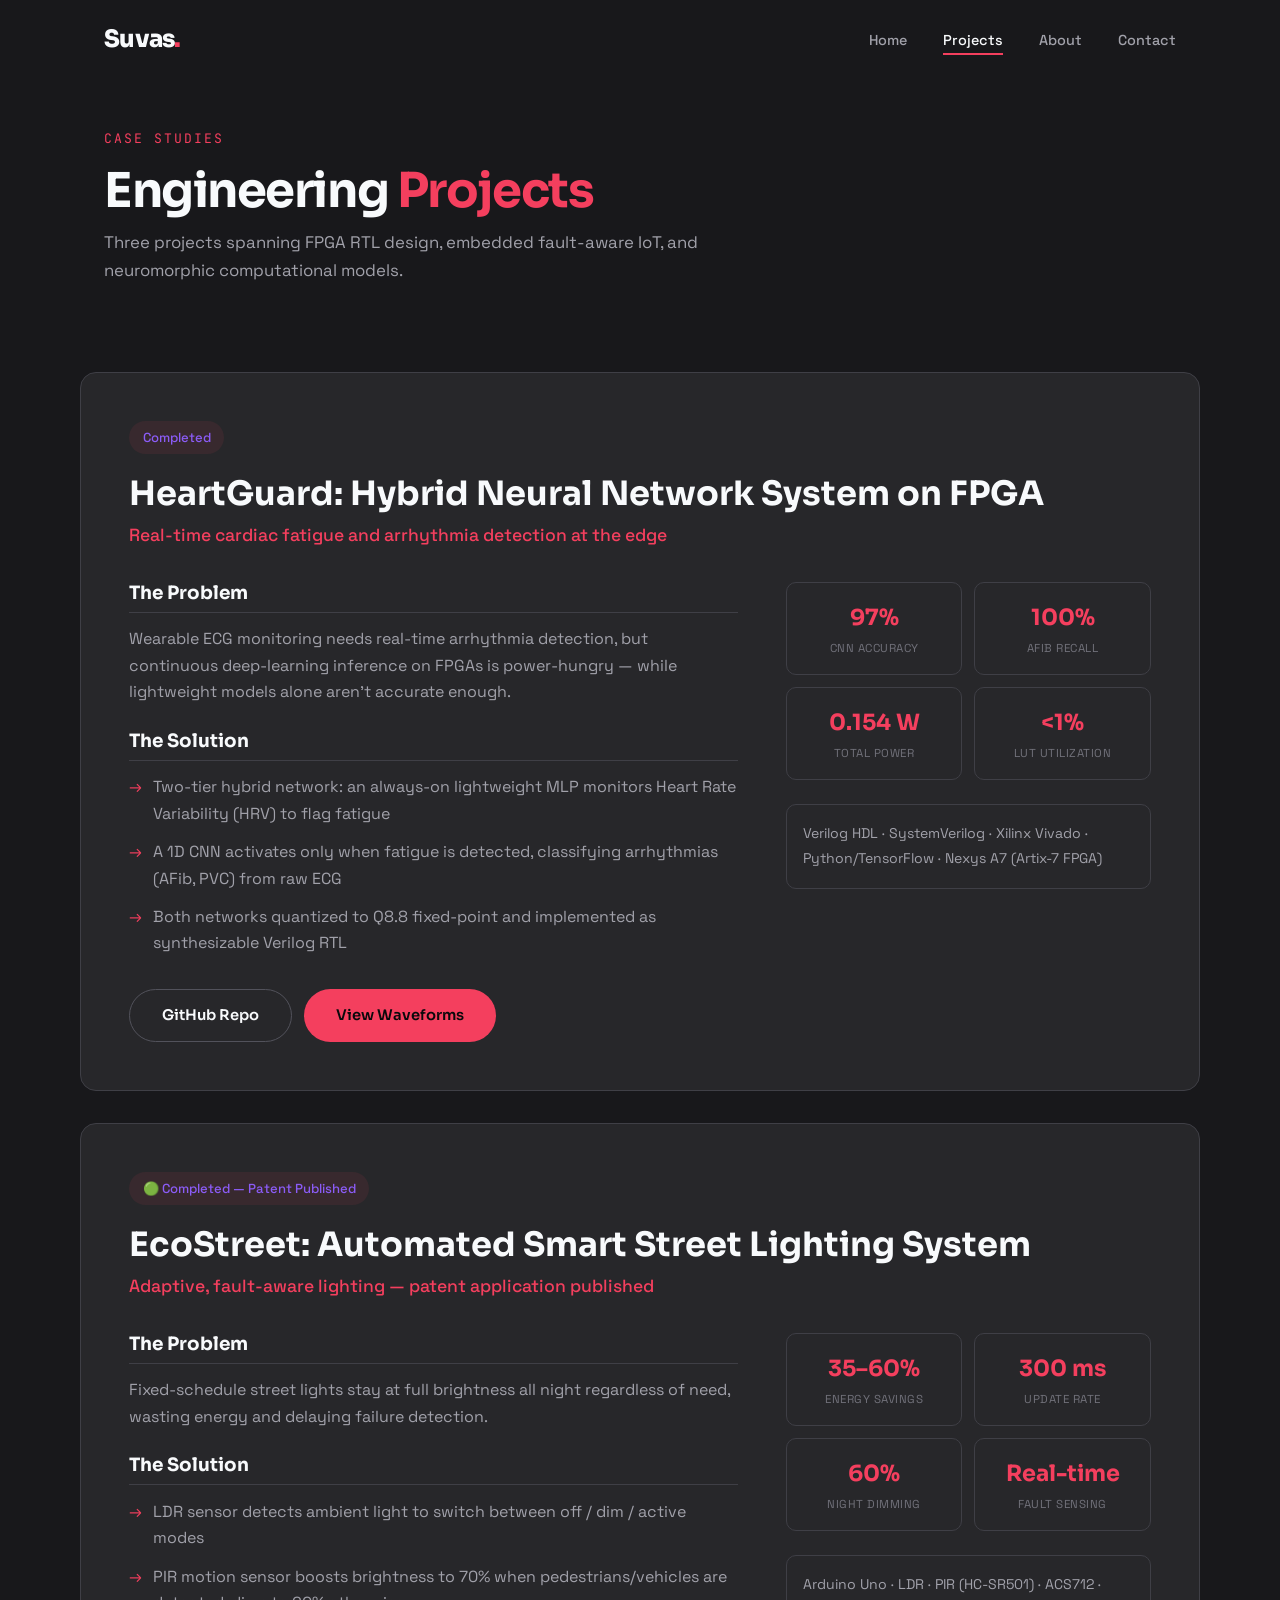
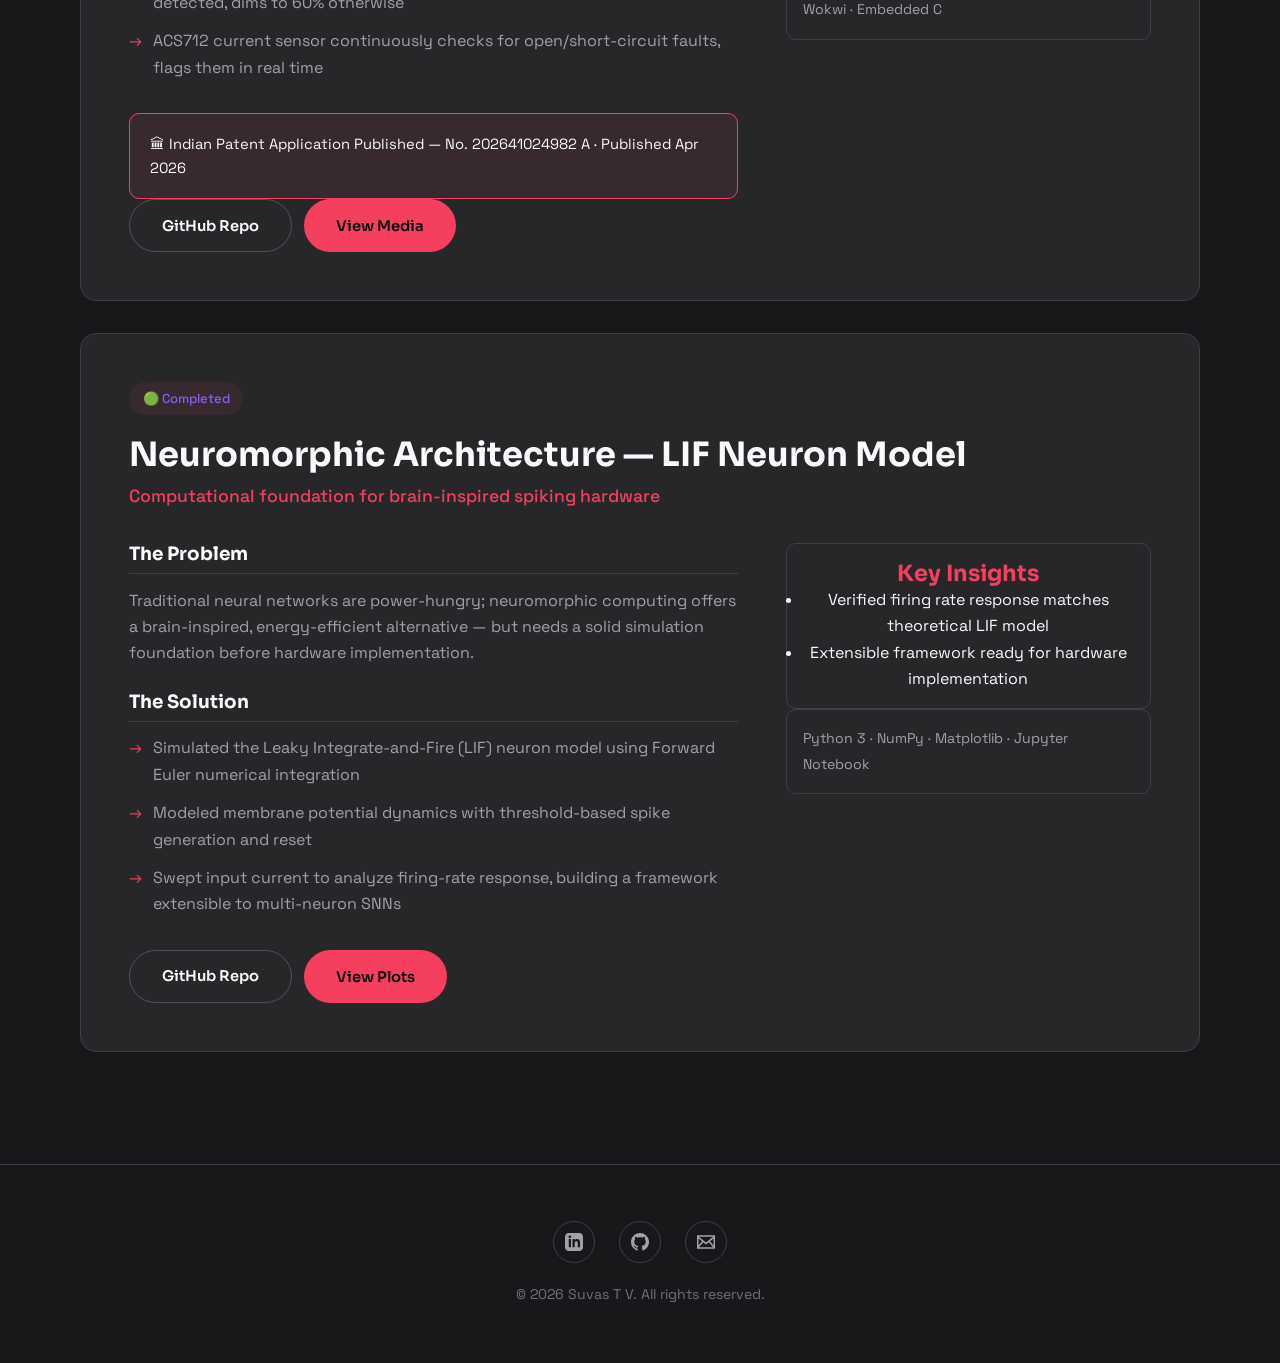
<file: projects.html>
<!DOCTYPE html>
<html lang="en">
<head>
  <meta charset="UTF-8">
  <meta name="viewport" content="width=device-width, initial-scale=1.0">
  <title>Projects | Suvas T V</title>
  <meta name="description" content="Engineering projects by Suvas T V — FPGA RTL design, embedded fault-aware IoT, and neuromorphic computational models.">
  <link rel="stylesheet" href="style.css">
  <link rel="icon" type="image/svg+xml" href="data:image/svg+xml,<svg xmlns=%22http://www.w3.org/2000/svg%22 viewBox=%220 0 100 100%22><rect width=%22100%22 height=%22100%22 rx=%2216%22 fill=%22%23030712%22/><text x=%2250%22 y=%2253%22 font-family=%22sans-serif%22 font-size=%2236%22 font-weight=%22800%22 fill=%22%236ee7b7%22 text-anchor=%22middle%22 dominant-baseline=%22central%22>STV</text></svg>">
</head>
<body>

  <!-- Navbar -->
  <nav class="navbar">
    <div class="container nav-container">
      <a href="index.html" class="logo">Suvas<em>.</em></a>
      <ul class="nav-links">
        <li><a href="index.html">Home</a></li>
        <li><a href="projects.html" class="active">Projects</a></li>
        <li><a href="about.html">About</a></li>
        <li><a href="contact.html">Contact</a></li>
      </ul>
      <button class="hamburger" aria-label="Toggle menu">☰</button>
    </div>
  </nav>

  <!-- Mobile Menu -->
  <div class="mobile-menu">
    <div class="nav-links">
      <a href="index.html">Home</a>
      <a href="projects.html" class="active">Projects</a>
      <a href="about.html">About</a>
      <a href="contact.html">Contact</a>
    </div>
  </div>

  <!-- Section Header -->
  <section class="section-header">
    <div class="container">
      <div class="section-label reveal">Case Studies</div>
      <h1 class="reveal">Engineering <em>Projects</em></h1>
      <p class="subtitle reveal">Three projects spanning FPGA RTL design, embedded fault-aware IoT, and neuromorphic computational models.</p>
    </div>
  </section>

  <!-- Project 1: HeartGuard -->
  <section id="heartguard" class="project-case-study reveal">
    <div class="container">
      <div class="status-badge">Completed</div>
      <h2>HeartGuard: Hybrid Neural Network System on FPGA</h2>
      <p class="subtitle">Real-time cardiac fatigue and arrhythmia detection at the edge</p>

      <div class="project-content" style="grid-template-columns: 5fr 3fr;">
        <div class="project-text">
          <h3>The Problem</h3>
          <p>Wearable ECG monitoring needs real-time arrhythmia detection, but continuous deep-learning inference on FPGAs is power-hungry &mdash; while lightweight models alone aren&rsquo;t accurate enough.</p>

          <h3>The Solution</h3>
          <ul>
            <li>Two-tier hybrid network: an always-on lightweight MLP monitors Heart Rate Variability (HRV) to flag fatigue</li>
            <li>A 1D CNN activates only when fatigue is detected, classifying arrhythmias (AFib, PVC) from raw ECG</li>
            <li>Both networks quantized to Q8.8 fixed-point and implemented as synthesizable Verilog RTL</li>
          </ul>

          <div class="project-actions">
            <a href="https://github.com/Suvas27/HeartGuard-A-Hybrid-Neural-Network-System-on-FPGA-for-Real-Time-Cardiac-Fatigue-and-Arrhythmia-Dete" target="_blank" rel="noopener noreferrer" class="btn btn-secondary">GitHub Repo</a>
            <button class="btn btn-primary view-media-btn" data-images='[{"src":"assets/images/heartguard-sim-waveform.png","caption":"Vivado behavioral simulation — waveform output"}]'>View Waveforms</button>
          </div>
        </div>

        <div class="project-sidebar">
          <div class="stat-grid-small">
            <div class="stat-box">
              <span class="stat-number">97%</span>
              <span class="stat-label">CNN Accuracy</span>
            </div>
            <div class="stat-box">
              <span class="stat-number">100%</span>
              <span class="stat-label">AFib Recall</span>
            </div>
            <div class="stat-box">
              <span class="stat-number">0.154 W</span>
              <span class="stat-label">Total Power</span>
            </div>
            <div class="stat-box">
              <span class="stat-number">&lt;1%</span>
              <span class="stat-label">LUT Utilization</span>
            </div>
          </div>
          <div class="tools-list">Verilog HDL &middot; SystemVerilog &middot; Xilinx Vivado &middot; Python/TensorFlow &middot; Nexys A7 (Artix-7 FPGA)</div>
        </div>
      </div>
    </div>
  </section>

  <!-- Project 2: EcoStreet -->
  <section id="ecostreet" class="project-case-study reveal">
    <div class="container">
      <div class="status-badge">🟢 Completed &mdash; Patent Published</div>
      <h2>EcoStreet: Automated Smart Street Lighting System</h2>
      <p class="subtitle">Adaptive, fault-aware lighting &mdash; patent application published</p>

      <div class="project-content">
        <div class="project-text">
          <h3>The Problem</h3>
          <p>Fixed-schedule street lights stay at full brightness all night regardless of need, wasting energy and delaying failure detection.</p>

          <h3>The Solution</h3>
          <ul>
            <li>LDR sensor detects ambient light to switch between off / dim / active modes</li>
            <li>PIR motion sensor boosts brightness to 70% when pedestrians/vehicles are detected, dims to 60% otherwise</li>
            <li>ACS712 current sensor continuously checks for open/short-circuit faults, flags them in real time</li>
          </ul>

          <div class="patent-box">🏛 Indian Patent Application Published &mdash; No. 202641024982 A &middot; Published Apr 2026</div>

          <div class="project-actions">
            <a href="https://github.com/Suvas27/EcoStreet-Energy-Efficient-Motion-Aware-Lighting" target="_blank" rel="noopener noreferrer" class="btn btn-secondary">GitHub Repo</a>
            <button class="btn btn-primary view-media-btn" data-images='[{"src":"assets/images/ecostreet-wokwi-circuit.png","caption":"Wokwi circuit simulation"}]'>View Media</button>
          </div>
        </div>

        <div class="project-sidebar">
          <div class="stat-grid-small">
            <div class="stat-box">
              <span class="stat-number">35&ndash;60%</span>
              <span class="stat-label">Energy Savings</span>
            </div>
            <div class="stat-box">
              <span class="stat-number">300 ms</span>
              <span class="stat-label">Update Rate</span>
            </div>
            <div class="stat-box">
              <span class="stat-number">60%</span>
              <span class="stat-label">Night Dimming</span>
            </div>
            <div class="stat-box">
              <span class="stat-number">Real-time</span>
              <span class="stat-label">Fault Sensing</span>
            </div>
          </div>
          <div class="tools-list">Arduino Uno &middot; LDR &middot; PIR (HC-SR501) &middot; ACS712 &middot; Wokwi &middot; Embedded C</div>
        </div>
      </div>
    </div>
  </section>

  <!-- Project 3: Neuromorphic LIF -->
  <section id="neuromorphic-lif" class="project-case-study reveal">
    <div class="container">
      <div class="status-badge">🟢 Completed</div>
      <h2>Neuromorphic Architecture &mdash; LIF Neuron Model</h2>
      <p class="subtitle">Computational foundation for brain-inspired spiking hardware</p>

      <div class="project-content">
        <div class="project-text">
          <h3>The Problem</h3>
          <p>Traditional neural networks are power-hungry; neuromorphic computing offers a brain-inspired, energy-efficient alternative &mdash; but needs a solid simulation foundation before hardware implementation.</p>

          <h3>The Solution</h3>
          <ul>
            <li>Simulated the Leaky Integrate-and-Fire (LIF) neuron model using Forward Euler numerical integration</li>
            <li>Modeled membrane potential dynamics with threshold-based spike generation and reset</li>
            <li>Swept input current to analyze firing-rate response, building a framework extensible to multi-neuron SNNs</li>
          </ul>

          <div class="project-actions">
            <a href="https://github.com/Suvas27/Spiking-Neural-Network-using-Leaky-Integrate-and-Fire-LIF-Neuron-Model-Simulation" target="_blank" rel="noopener noreferrer" class="btn btn-secondary">GitHub Repo</a>
            <button class="btn btn-primary view-media-btn" data-images='[{"src":"assets/images/lif-membrane-potential.png","caption":"Membrane Potential — threshold-based spike generation and reset"}, {"src":"assets/images/lif-firing-rate.png","caption":"Input Current vs Firing Rate — characteristic LIF response"}]'>View Plots</button>
          </div>
        </div>

        <div class="project-sidebar">
          <div class="stat-box">
            <h4>Key Insights</h4>
            <ul>
              <li>Verified firing rate response matches theoretical LIF model</li>
              <li>Extensible framework ready for hardware implementation</li>
            </ul>
          </div>
          <div class="tools-list">Python 3 &middot; NumPy &middot; Matplotlib &middot; Jupyter Notebook</div>
        </div>
      </div>
    </div>
  </section>

  <!-- Media Modal -->
  <div class="modal-overlay" id="media-modal">
    <button class="modal-close" aria-label="Close modal">✕</button>
    <div class="modal-content">
      <div class="modal-images"></div>
    </div>
  </div>

  <!-- Footer -->
  <footer>
    <div class="container">
      <div class="footer-icons">
        <a href="https://linkedin.com/in/suvas-tv" target="_blank" rel="noopener noreferrer" aria-label="LinkedIn">
          <svg viewBox="0 0 24 24"><path d="M19 0h-14c-2.761 0-5 2.239-5 5v14c0 2.761 2.239 5 5 5h14c2.762 0 5-2.239 5-5v-14c0-2.761-2.238-5-5-5zm-11 19h-3v-11h3v11zm-1.5-12.268c-.966 0-1.75-.79-1.75-1.764s.784-1.764 1.75-1.764 1.75.79 1.75 1.764-.783 1.764-1.75 1.764zm13.5 12.268h-3v-5.604c0-3.368-4-3.113-4 0v5.604h-3v-11h3v1.765c1.396-2.586 7-2.777 7 2.476v6.759z"/></svg>
        </a>
        <a href="https://github.com/Suvas27" target="_blank" rel="noopener noreferrer" aria-label="GitHub">
          <svg viewBox="0 0 24 24"><path d="M12 0c-6.626 0-12 5.373-12 12 0 5.302 3.438 9.8 8.207 11.387.599.111.793-.261.793-.577v-2.234c-3.338.726-4.033-1.416-4.033-1.416-.546-1.387-1.333-1.756-1.333-1.756-1.089-.745.083-.729.083-.729 1.205.084 1.839 1.237 1.839 1.237 1.07 1.834 2.807 1.304 3.492.997.107-.775.418-1.305.762-1.604-2.665-.305-5.467-1.334-5.467-5.931 0-1.311.469-2.381 1.236-3.221-.124-.303-.535-1.524.117-3.176 0 0 1.008-.322 3.301 1.23.957-.266 1.983-.399 3.003-.404 1.02.005 2.047.138 3.006.404 2.291-1.552 3.297-1.23 3.297-1.23.653 1.653.242 2.874.118 3.176.77.84 1.235 1.911 1.235 3.221 0 4.609-2.807 5.624-5.479 5.921.43.372.823 1.102.823 2.222v3.293c0 .319.192.694.801.576 4.765-1.589 8.199-6.086 8.199-11.386 0-6.627-5.373-12-12-12z"/></svg>
        </a>
        <a href="mailto:tvsuvas@gmail.com" aria-label="Email">
          <svg viewBox="0 0 24 24"><path d="M0 3v18h24v-18h-24zm6.623 7.929l-4.623 5.712v-9.458l4.623 3.746zm-4.141-5.929h19.035l-9.517 7.713-9.518-7.713zm5.694 7.188l3.824 3.099 3.83-3.104 5.612 6.817h-18.779l5.513-6.812zm9.208-1.264l4.616-3.741v9.348l-4.616-5.607z"/></svg>
        </a>
      </div>
      <p>&copy; 2026 Suvas T V. All rights reserved.</p>
    </div>
  </footer>

  <script src="script.js"></script>
</body>
</html>
</file>
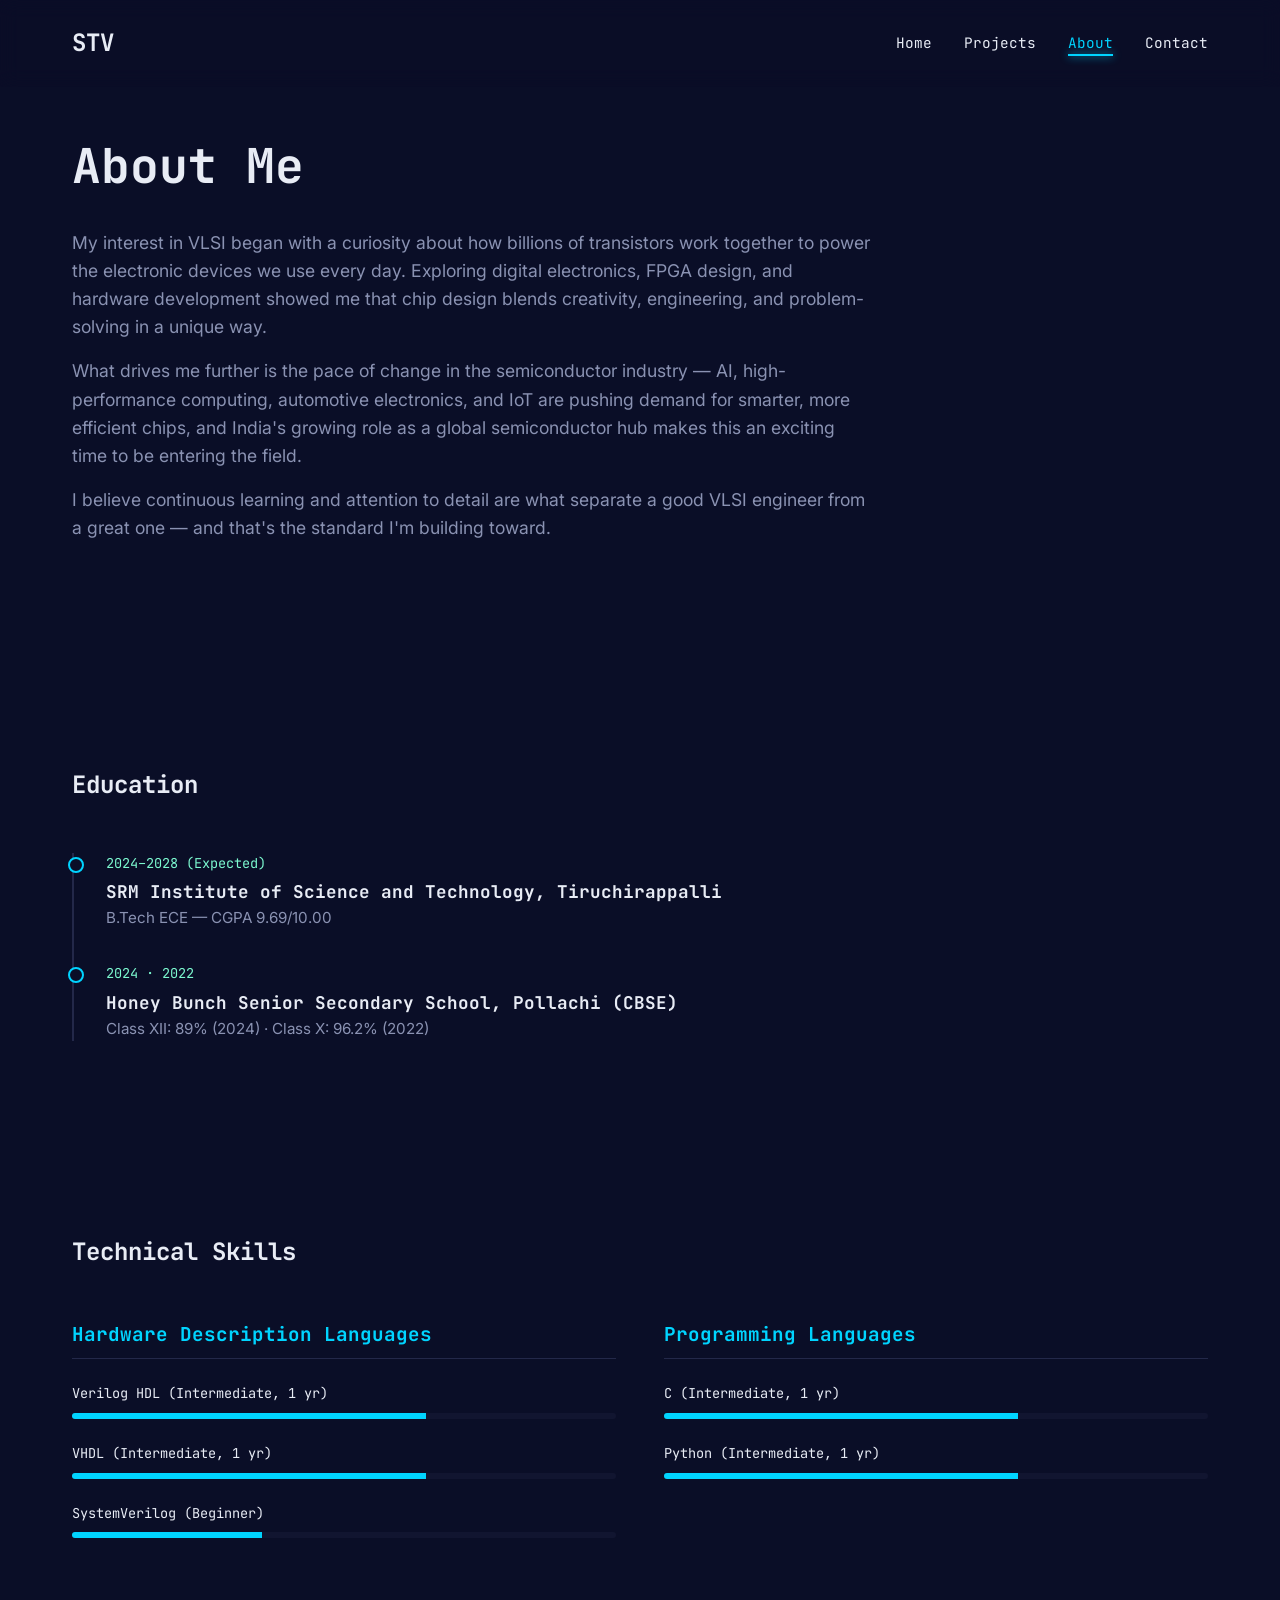
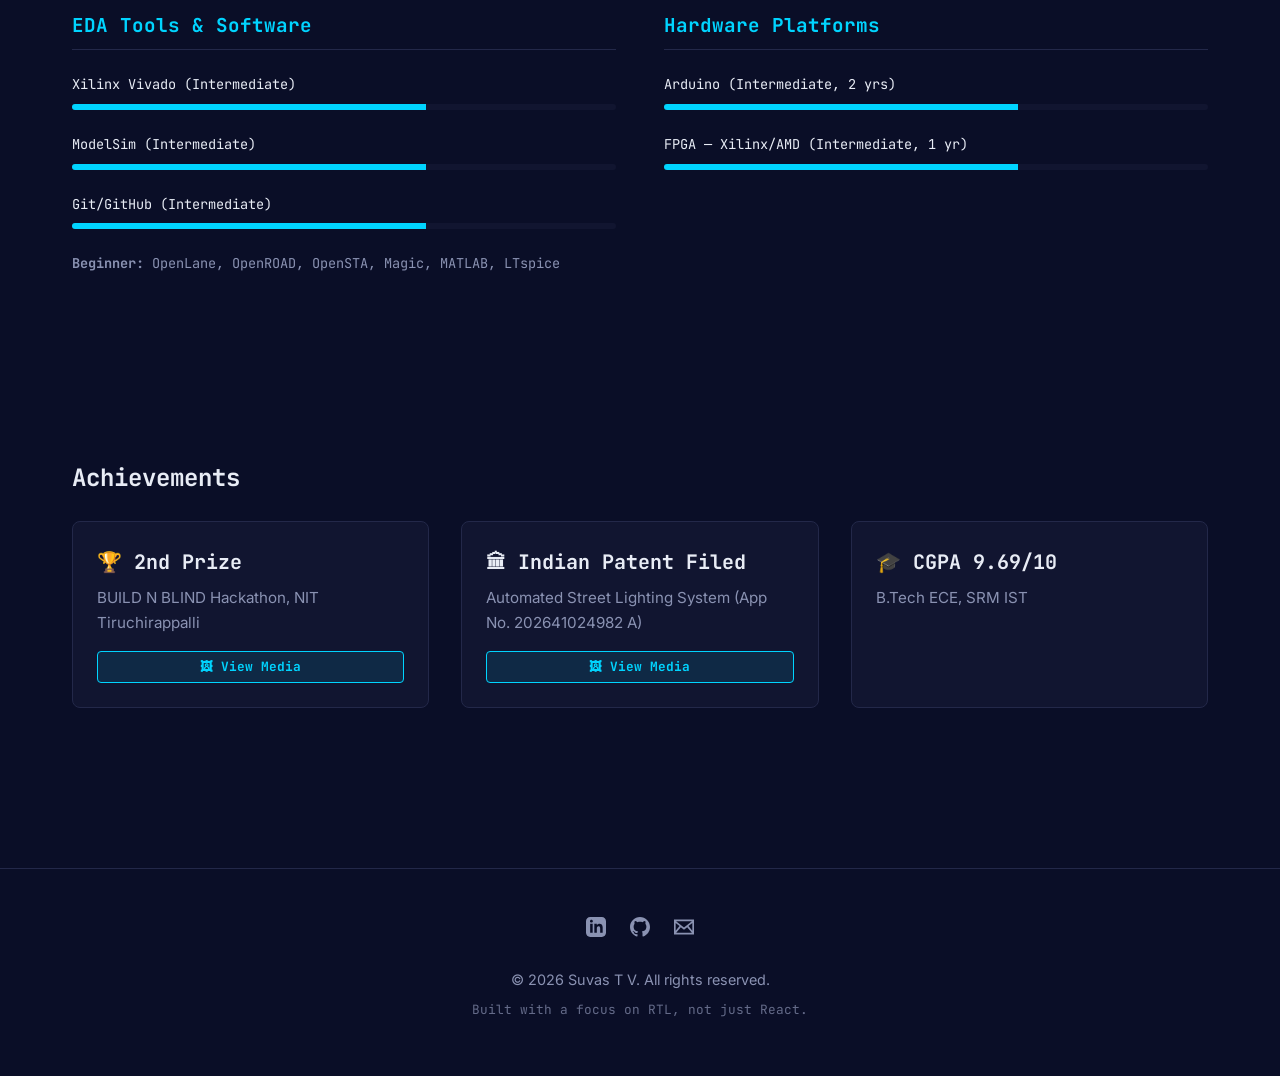
<file: eportfolio/about.html>
<!DOCTYPE html>
<html lang="en">
<head>
  <meta charset="UTF-8">
  <meta name="viewport" content="width=device-width, initial-scale=1.0">
  <title>About | Suvas T V</title>
  <meta name="description" content="About Suvas T V - Education, Skills, and Achievements in VLSI and Embedded Systems.">
  <link rel="stylesheet" href="style.css">
  <link rel="icon" type="image/svg+xml" href="data:image/svg+xml,<svg xmlns=%22http://www.w3.org/2000/svg%22 viewBox=%220 0 100 100%22><rect width=%22100%22 height=%22100%22 fill=%22%230a0e27%22/><text x=%2250%22 y=%2250%22 font-family=%22monospace%22 font-size=%2240%22 font-weight=%22bold%22 fill=%22%2300d4ff%22 text-anchor=%22middle%22 dominant-baseline=%22central%22>STV</text></svg>">
</head>
<body>

  <!-- Navbar -->
  <nav class="navbar">
    <div class="container nav-container">
      <a href="index.html" class="logo">STV</a>
      <ul class="nav-links">
        <li><a href="index.html">Home</a></li>
        <li><a href="projects.html">Projects</a></li>
        <li><a href="about.html" class="active">About</a></li>
        <li><a href="contact.html">Contact</a></li>
      </ul>
      <button class="hamburger" aria-label="Toggle menu">☰</button>
    </div>
  </nav>

  <!-- Mobile Menu -->
  <div class="mobile-menu">
    <div class="nav-links">
      <a href="index.html">Home</a>
      <a href="projects.html">Projects</a>
      <a href="about.html" class="active">About</a>
      <a href="contact.html">Contact</a>
    </div>
  </div>

  <div class="container">
    <section class="about-header">
      <h1>About Me</h1>
      <p>My interest in VLSI began with a curiosity about how billions of transistors work together to power the electronic devices we use every day. Exploring digital electronics, FPGA design, and hardware development showed me that chip design blends creativity, engineering, and problem-solving in a unique way.</p>
      <p>What drives me further is the pace of change in the semiconductor industry &mdash; AI, high-performance computing, automotive electronics, and IoT are pushing demand for smarter, more efficient chips, and India's growing role as a global semiconductor hub makes this an exciting time to be entering the field.</p>
      <p>I believe continuous learning and attention to detail are what separate a good VLSI engineer from a great one &mdash; and that's the standard I'm building toward.</p>
    </section>

    <!-- Education Block -->
    <section>
      <h2>Education</h2>
      <div class="timeline">
        <div class="timeline-item">
          <div class="date">2024–2028 (Expected)</div>
          <h4>SRM Institute of Science and Technology, Tiruchirappalli</h4>
          <p>B.Tech ECE &mdash; CGPA 9.69/10.00</p>
        </div>
        <div class="timeline-item">
          <div class="date">2024 &middot; 2022</div>
          <h4>Honey Bunch Senior Secondary School, Pollachi (CBSE)</h4>
          <p>Class XII: 89% (2024) &middot; Class X: 96.2% (2022)</p>
        </div>
      </div>
    </section>

    <!-- Skills Block -->
    <section>
      <h2>Technical Skills</h2>
      <div class="skills-grid">
        
        <!-- Category 1 -->
        <div class="skill-category">
          <h3>Hardware Description Languages</h3>
          <div class="skill-item">
            <div class="skill-info">
              <span>Verilog HDL (Intermediate, 1 yr)</span>
            </div>
            <div class="skill-bar">
              <div class="skill-fill" data-width="65%"></div>
            </div>
          </div>
          <div class="skill-item">
            <div class="skill-info">
              <span>VHDL (Intermediate, 1 yr)</span>
            </div>
            <div class="skill-bar">
              <div class="skill-fill" data-width="65%"></div>
            </div>
          </div>
          <div class="skill-item">
            <div class="skill-info">
              <span>SystemVerilog (Beginner)</span>
            </div>
            <div class="skill-bar">
              <div class="skill-fill" data-width="35%"></div>
            </div>
          </div>
        </div>

        <!-- Category 2 -->
        <div class="skill-category">
          <h3>Programming Languages</h3>
          <div class="skill-item">
            <div class="skill-info">
              <span>C (Intermediate, 1 yr)</span>
            </div>
            <div class="skill-bar">
              <div class="skill-fill" data-width="65%"></div>
            </div>
          </div>
          <div class="skill-item">
            <div class="skill-info">
              <span>Python (Intermediate, 1 yr)</span>
            </div>
            <div class="skill-bar">
              <div class="skill-fill" data-width="65%"></div>
            </div>
          </div>
        </div>

        <!-- Category 3 -->
        <div class="skill-category">
          <h3>EDA Tools &amp; Software</h3>
          <div class="skill-item">
            <div class="skill-info">
              <span>Xilinx Vivado (Intermediate)</span>
            </div>
            <div class="skill-bar">
              <div class="skill-fill" data-width="65%"></div>
            </div>
          </div>
          <div class="skill-item">
            <div class="skill-info">
              <span>ModelSim (Intermediate)</span>
            </div>
            <div class="skill-bar">
              <div class="skill-fill" data-width="65%"></div>
            </div>
          </div>
          <div class="skill-item">
            <div class="skill-info">
              <span>Git/GitHub (Intermediate)</span>
            </div>
            <div class="skill-bar">
              <div class="skill-fill" data-width="65%"></div>
            </div>
          </div>
          <div class="skill-item" style="margin-top: 1rem;">
            <p class="text-muted" style="font-size: 0.85rem; font-family: var(--font-mono);">
              <strong>Beginner:</strong> OpenLane, OpenROAD, OpenSTA, Magic, MATLAB, LTspice
            </p>
          </div>
        </div>

        <!-- Category 4 -->
        <div class="skill-category">
          <h3>Hardware Platforms</h3>
          <div class="skill-item">
            <div class="skill-info">
              <span>Arduino (Intermediate, 2 yrs)</span>
            </div>
            <div class="skill-bar">
              <div class="skill-fill" data-width="65%"></div>
            </div>
          </div>
          <div class="skill-item">
            <div class="skill-info">
              <span>FPGA — Xilinx/AMD (Intermediate, 1 yr)</span>
            </div>
            <div class="skill-bar">
              <div class="skill-fill" data-width="65%"></div>
            </div>
          </div>
        </div>

      </div>
    </section>

    <!-- Achievements Block -->
    <section>
      <h2>Achievements</h2>
      <div class="card-grid" style="margin-top: 1.5rem;">
        <div class="card" style="padding: 1.5rem;">
          <h3 style="margin-bottom: 0.5rem; display: flex; align-items: center; gap: 0.5rem;">🏆 2nd Prize</h3>
          <p style="margin-bottom: 1rem;">BUILD N BLIND Hackathon, NIT Tiruchirappalli</p>
          <button class="btn btn-primary view-media-btn" data-images='[{"src":"assets/images/certificate-bnb.png","caption":"Certificate of Participation - 2nd Prize BUILD N BLIND Hackathon"}]' style="padding: 0.4rem 0.8rem; font-size: 0.8rem;">🖼 View Media</button>
        </div>
        <div class="card" style="padding: 1.5rem;">
          <h3 style="margin-bottom: 0.5rem; display: flex; align-items: center; gap: 0.5rem;">🏛 Indian Patent Filed</h3>
          <p style="margin-bottom: 1rem;">Automated Street Lighting System (App No. 202641024982 A)</p>
          <button class="btn btn-primary view-media-btn" data-images='[{"src":"assets/images/patent-publication.png","caption":"Patent Application Publication - Automated Street Lighting System"}]' style="padding: 0.4rem 0.8rem; font-size: 0.8rem;">🖼 View Media</button>
        </div>
        <div class="card" style="padding: 1.5rem;">
          <h3 style="margin-bottom: 0.5rem; display: flex; align-items: center; gap: 0.5rem;">🎓 CGPA 9.69/10</h3>
          <p style="margin-bottom: 0;">B.Tech ECE, SRM IST</p>
        </div>
      </div>
    </section>

  </div>

  <!-- Media Gallery Modal -->
  <div class="modal-overlay" id="media-modal" aria-modal="true" role="dialog">
    <button class="modal-close" aria-label="Close modal">✕</button>
    <div class="modal-content">
      <div class="modal-images">
        <!-- JS will populate this with images and captions -->
      </div>
    </div>
  </div>
  <!-- Footer -->
  <footer>
    <div class="container">
      <div class="footer-icons">
        <a href="https://linkedin.com/in/suvas-tv" target="_blank" rel="noopener noreferrer" aria-label="LinkedIn">
          <svg viewBox="0 0 24 24"><path d="M19 0h-14c-2.761 0-5 2.239-5 5v14c0 2.761 2.239 5 5 5h14c2.762 0 5-2.239 5-5v-14c0-2.761-2.238-5-5-5zm-11 19h-3v-11h3v11zm-1.5-12.268c-.966 0-1.75-.79-1.75-1.764s.784-1.764 1.75-1.764 1.75.79 1.75 1.764-.783 1.764-1.75 1.764zm13.5 12.268h-3v-5.604c0-3.368-4-3.113-4 0v5.604h-3v-11h3v1.765c1.396-2.586 7-2.777 7 2.476v6.759z"/></svg>
        </a>
        <a href="https://github.com/Suvas27" target="_blank" rel="noopener noreferrer" aria-label="GitHub">
          <svg viewBox="0 0 24 24"><path d="M12 0c-6.626 0-12 5.373-12 12 0 5.302 3.438 9.8 8.207 11.387.599.111.793-.261.793-.577v-2.234c-3.338.726-4.033-1.416-4.033-1.416-.546-1.387-1.333-1.756-1.333-1.756-1.089-.745.083-.729.083-.729 1.205.084 1.839 1.237 1.839 1.237 1.07 1.834 2.807 1.304 3.492.997.107-.775.418-1.305.762-1.604-2.665-.305-5.467-1.334-5.467-5.931 0-1.311.469-2.381 1.236-3.221-.124-.303-.535-1.524.117-3.176 0 0 1.008-.322 3.301 1.23.957-.266 1.983-.399 3.003-.404 1.02.005 2.047.138 3.006.404 2.291-1.552 3.297-1.23 3.297-1.23.653 1.653.242 2.874.118 3.176.77.84 1.235 1.911 1.235 3.221 0 4.609-2.807 5.624-5.479 5.921.43.372.823 1.102.823 2.222v3.293c0 .319.192.694.801.576 4.765-1.589 8.199-6.086 8.199-11.386 0-6.627-5.373-12-12-12z"/></svg>
        </a>
        <a href="mailto:tvsuvas@gmail.com" aria-label="Email">
          <svg viewBox="0 0 24 24"><path d="M0 3v18h24v-18h-24zm6.623 7.929l-4.623 5.712v-9.458l4.623 3.746zm-4.141-5.929h19.035l-9.517 7.713-9.518-7.713zm5.694 7.188l3.824 3.099 3.83-3.104 5.612 6.817h-18.779l5.513-6.812zm9.208-1.264l4.616-3.741v9.348l-4.616-5.607z"/></svg>
        </a>
      </div>
      <p>&copy; 2026 Suvas T V. All rights reserved.</p>
      <p class="footer-tagline">Built with a focus on RTL, not just React.</p>
    </div>
  </footer>

  <script src="script.js"></script>
</body>
</html>
</file>
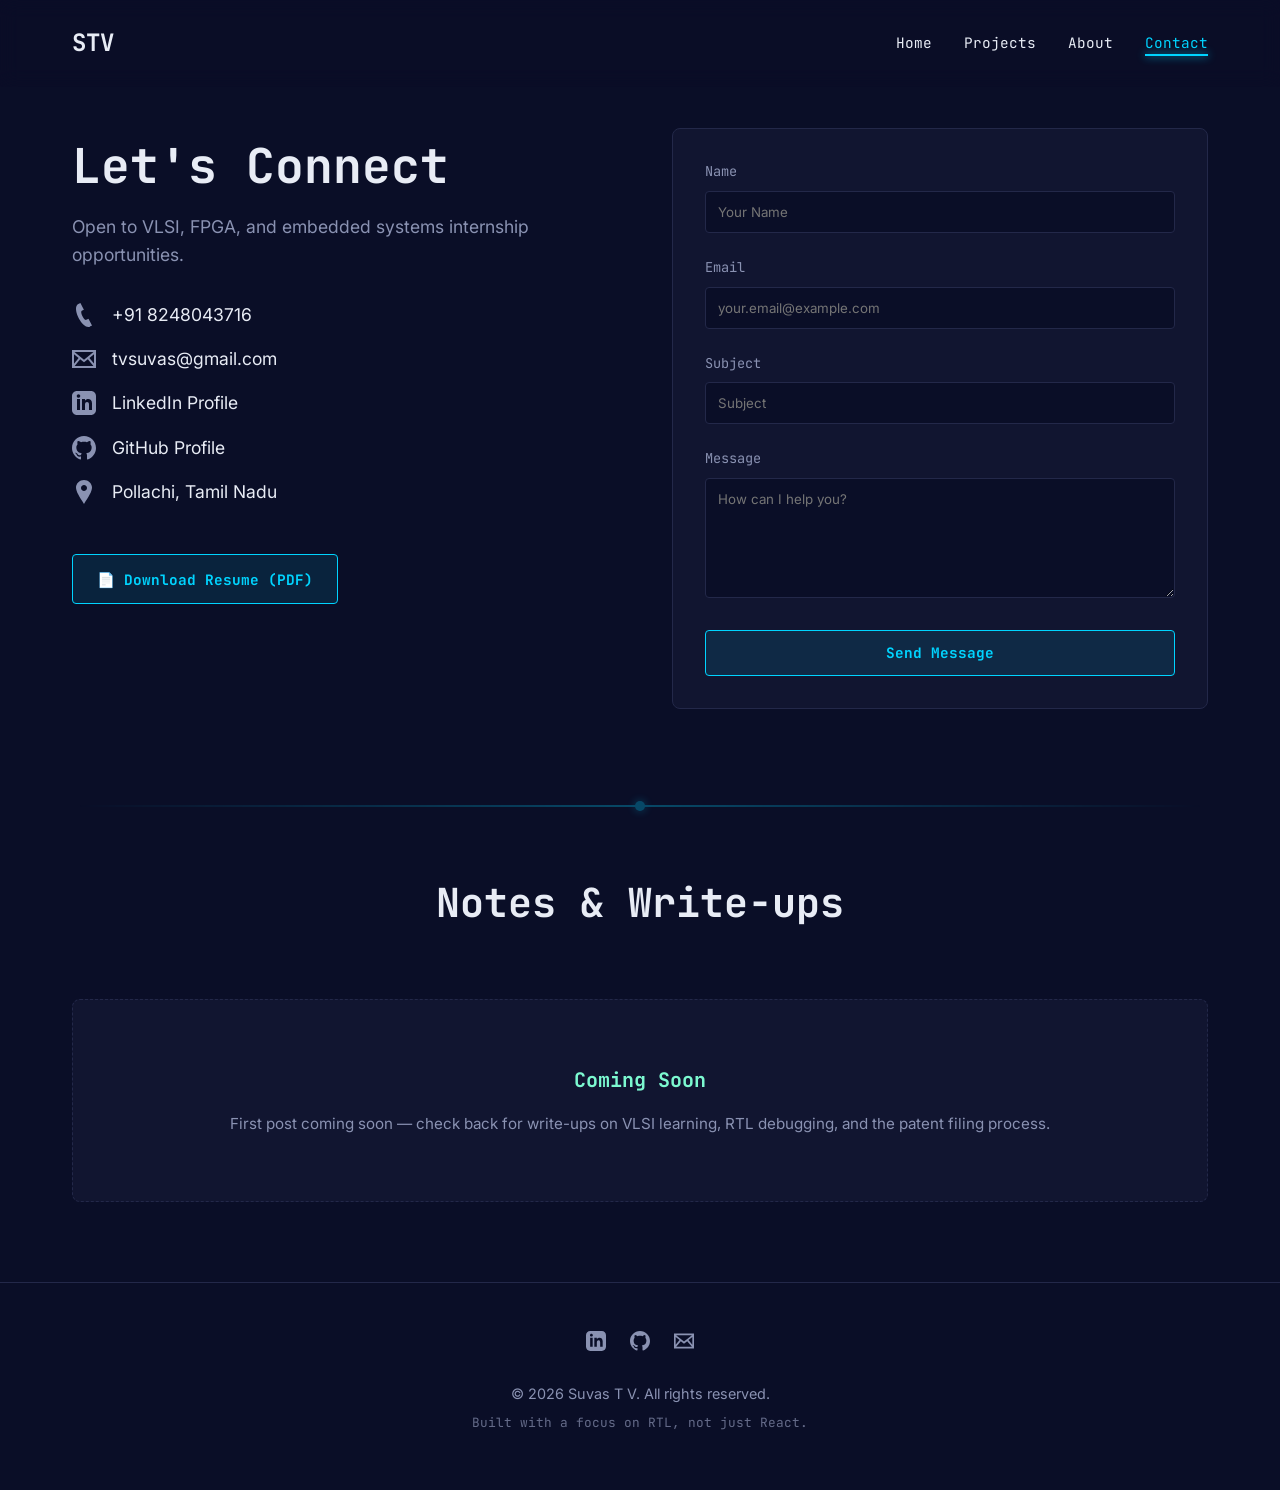
<file: eportfolio/contact.html>
<!DOCTYPE html>
<html lang="en">
<head>
  <meta charset="UTF-8">
  <meta name="viewport" content="width=device-width, initial-scale=1.0">
  <title>Contact | Suvas T V</title>
  <meta name="description" content="Contact Suvas T V for VLSI, FPGA, and embedded systems internship opportunities.">
  <link rel="stylesheet" href="style.css">
  <link rel="icon" type="image/svg+xml" href="data:image/svg+xml,<svg xmlns=%22http://www.w3.org/2000/svg%22 viewBox=%220 0 100 100%22><rect width=%22100%22 height=%22100%22 fill=%22%230a0e27%22/><text x=%2250%22 y=%2250%22 font-family=%22monospace%22 font-size=%2240%22 font-weight=%22bold%22 fill=%22%2300d4ff%22 text-anchor=%22middle%22 dominant-baseline=%22central%22>STV</text></svg>">
</head>
<body>

  <!-- Navbar -->
  <nav class="navbar">
    <div class="container nav-container">
      <a href="index.html" class="logo">STV</a>
      <ul class="nav-links">
        <li><a href="index.html">Home</a></li>
        <li><a href="projects.html">Projects</a></li>
        <li><a href="about.html">About</a></li>
        <li><a href="contact.html" class="active">Contact</a></li>
      </ul>
      <button class="hamburger" aria-label="Toggle menu">☰</button>
    </div>
  </nav>

  <!-- Mobile Menu -->
  <div class="mobile-menu">
    <div class="nav-links">
      <a href="index.html">Home</a>
      <a href="projects.html">Projects</a>
      <a href="about.html">About</a>
      <a href="contact.html" class="active">Contact</a>
    </div>
  </div>

  <div class="container contact-container">
    
    <!-- Contact Info -->
    <div class="contact-info">
      <h1>Let's Connect</h1>
      <p>Open to VLSI, FPGA, and embedded systems internship opportunities.</p>
      
      <ul class="contact-list">
        <li>
          <svg viewBox="0 0 24 24"><path d="M20 22.621l-3.521-6.795c-.008.004-1.974.97-2.064 1.011-2.24 1.086-6.799-7.82-4.609-8.994l2.083-1.022-3.49-6.82-2.106 1.039c-7.202 3.755 4.233 25.982 11.6 22.615.121-.055 2.102-1.029 2.107-1.034z"/></svg>
          <a href="tel:+918248043716">+91 8248043716</a>
        </li>
        <li>
          <svg viewBox="0 0 24 24"><path d="M0 3v18h24v-18h-24zm6.623 7.929l-4.623 5.712v-9.458l4.623 3.746zm-4.141-5.929h19.035l-9.517 7.713-9.518-7.713zm5.694 7.188l3.824 3.099 3.83-3.104 5.612 6.817h-18.779l5.513-6.812zm9.208-1.264l4.616-3.741v9.348l-4.616-5.607z"/></svg>
          <a href="mailto:tvsuvas@gmail.com">tvsuvas@gmail.com</a>
        </li>
        <li>
          <svg viewBox="0 0 24 24"><path d="M19 0h-14c-2.761 0-5 2.239-5 5v14c0 2.761 2.239 5 5 5h14c2.762 0 5-2.239 5-5v-14c0-2.761-2.238-5-5-5zm-11 19h-3v-11h3v11zm-1.5-12.268c-.966 0-1.75-.79-1.75-1.764s.784-1.764 1.75-1.764 1.75.79 1.75 1.764-.783 1.764-1.75 1.764zm13.5 12.268h-3v-5.604c0-3.368-4-3.113-4 0v5.604h-3v-11h3v1.765c1.396-2.586 7-2.777 7 2.476v6.759z"/></svg>
          <a href="https://linkedin.com/in/suvas-tv" target="_blank" rel="noopener noreferrer">LinkedIn Profile</a>
        </li>
        <li>
          <svg viewBox="0 0 24 24"><path d="M12 0c-6.626 0-12 5.373-12 12 0 5.302 3.438 9.8 8.207 11.387.599.111.793-.261.793-.577v-2.234c-3.338.726-4.033-1.416-4.033-1.416-.546-1.387-1.333-1.756-1.333-1.756-1.089-.745.083-.729.083-.729 1.205.084 1.839 1.237 1.839 1.237 1.07 1.834 2.807 1.304 3.492.997.107-.775.418-1.305.762-1.604-2.665-.305-5.467-1.334-5.467-5.931 0-1.311.469-2.381 1.236-3.221-.124-.303-.535-1.524.117-3.176 0 0 1.008-.322 3.301 1.23.957-.266 1.983-.399 3.003-.404 1.02.005 2.047.138 3.006.404 2.291-1.552 3.297-1.23 3.297-1.23.653 1.653.242 2.874.118 3.176.77.84 1.235 1.911 1.235 3.221 0 4.609-2.807 5.624-5.479 5.921.43.372.823 1.102.823 2.222v3.293c0 .319.192.694.801.576 4.765-1.589 8.199-6.086 8.199-11.386 0-6.627-5.373-12-12-12z"/></svg>
          <a href="https://github.com/Suvas27" target="_blank" rel="noopener noreferrer">GitHub Profile</a>
        </li>
        <li>
          <svg viewBox="0 0 24 24"><path d="M12 0c-4.198 0-8 3.403-8 7.602 0 4.198 3.469 9.21 8 16.398 4.531-7.188 8-12.2 8-16.398 0-4.199-3.801-7.602-8-7.602zm0 11c-1.657 0-3-1.343-3-3s1.343-3 3-3 3 1.343 3 3-1.343 3-3 3z"/></svg>
          <span>Pollachi, Tamil Nadu</span>
        </li>
      </ul>
      
      <a href="assets/Suvas_TV_Resume.pdf" class="btn btn-primary" download>📄 Download Resume (PDF)</a>
    </div>

    <!-- Contact Form -->
    <div class="contact-form">
      <form id="contact-form" action="mailto:tvsuvas@gmail.com" method="POST" enctype="text/plain">
        <div class="form-group">
          <label for="name">Name</label>
          <input type="text" id="name" name="name" required placeholder="Your Name">
        </div>
        <div class="form-group">
          <label for="email">Email</label>
          <input type="email" id="email" name="email" required placeholder="your.email@example.com">
        </div>
        <div class="form-group">
          <label for="subject">Subject</label>
          <input type="text" id="subject" name="subject" required placeholder="Subject">
        </div>
        <div class="form-group">
          <label for="message">Message</label>
          <textarea id="message" name="message" required placeholder="How can I help you?"></textarea>
        </div>
        <button type="submit" class="btn btn-primary" style="width: 100%;">Send Message</button>
        <div id="form-success" class="success-message">
          Message sent successfully! I'll get back to you soon.
        </div>
      </form>
    </div>
  </div>

  <!-- Blog Section (Placeholder) -->
  <div class="container" style="margin-top: 6rem; margin-bottom: 2rem;">
    <div class="circuit-divider" style="margin-bottom: 4rem;"></div>
    
    <div class="section-header">
      <h2>Notes &amp; Write-ups</h2>
    </div>
    
    <!-- Empty State -->
    <div class="card" style="text-align: center; padding: 4rem 2rem; border-style: dashed;">
      <h3 style="color: var(--accent-secondary); margin-bottom: 1rem;">Coming Soon</h3>
      <p style="margin-bottom: 0;">First post coming soon — check back for write-ups on VLSI learning, RTL debugging, and the patent filing process.</p>
    </div>

    <!-- Hidden Template for future blog posts
    <div class="card-grid" style="display: none;">
      <article class="card">
        <div class="date" style="font-family: var(--font-mono); font-size: 0.85rem; color: var(--accent-secondary); margin-bottom: 0.5rem;">Oct 12, 2026</div>
        <h3 style="margin-bottom: 1rem;">Debugging Setup and Hold Violations in Vivado</h3>
        <p>A deep dive into fixing common timing violations during the synthesis and implementation stages of FPGA design...</p>
        <a href="#" class="card-link" style="margin-top: auto;">Read More &rarr;</a>
      </article>
    </div>
    -->
  </div>

  <!-- Footer -->
  <footer>
    <div class="container">
      <div class="footer-icons">
        <a href="https://linkedin.com/in/suvas-tv" target="_blank" rel="noopener noreferrer" aria-label="LinkedIn">
          <svg viewBox="0 0 24 24"><path d="M19 0h-14c-2.761 0-5 2.239-5 5v14c0 2.761 2.239 5 5 5h14c2.762 0 5-2.239 5-5v-14c0-2.761-2.238-5-5-5zm-11 19h-3v-11h3v11zm-1.5-12.268c-.966 0-1.75-.79-1.75-1.764s.784-1.764 1.75-1.764 1.75.79 1.75 1.764-.783 1.764-1.75 1.764zm13.5 12.268h-3v-5.604c0-3.368-4-3.113-4 0v5.604h-3v-11h3v1.765c1.396-2.586 7-2.777 7 2.476v6.759z"/></svg>
        </a>
        <a href="https://github.com/Suvas27" target="_blank" rel="noopener noreferrer" aria-label="GitHub">
          <svg viewBox="0 0 24 24"><path d="M12 0c-6.626 0-12 5.373-12 12 0 5.302 3.438 9.8 8.207 11.387.599.111.793-.261.793-.577v-2.234c-3.338.726-4.033-1.416-4.033-1.416-.546-1.387-1.333-1.756-1.333-1.756-1.089-.745.083-.729.083-.729 1.205.084 1.839 1.237 1.839 1.237 1.07 1.834 2.807 1.304 3.492.997.107-.775.418-1.305.762-1.604-2.665-.305-5.467-1.334-5.467-5.931 0-1.311.469-2.381 1.236-3.221-.124-.303-.535-1.524.117-3.176 0 0 1.008-.322 3.301 1.23.957-.266 1.983-.399 3.003-.404 1.02.005 2.047.138 3.006.404 2.291-1.552 3.297-1.23 3.297-1.23.653 1.653.242 2.874.118 3.176.77.84 1.235 1.911 1.235 3.221 0 4.609-2.807 5.624-5.479 5.921.43.372.823 1.102.823 2.222v3.293c0 .319.192.694.801.576 4.765-1.589 8.199-6.086 8.199-11.386 0-6.627-5.373-12-12-12z"/></svg>
        </a>
        <a href="mailto:tvsuvas@gmail.com" aria-label="Email">
          <svg viewBox="0 0 24 24"><path d="M0 3v18h24v-18h-24zm6.623 7.929l-4.623 5.712v-9.458l4.623 3.746zm-4.141-5.929h19.035l-9.517 7.713-9.518-7.713zm5.694 7.188l3.824 3.099 3.83-3.104 5.612 6.817h-18.779l5.513-6.812zm9.208-1.264l4.616-3.741v9.348l-4.616-5.607z"/></svg>
        </a>
      </div>
      <p>&copy; 2026 Suvas T V. All rights reserved.</p>
      <p class="footer-tagline">Built with a focus on RTL, not just React.</p>
    </div>
  </footer>

  <script src="script.js"></script>
</body>
</html>
</file>
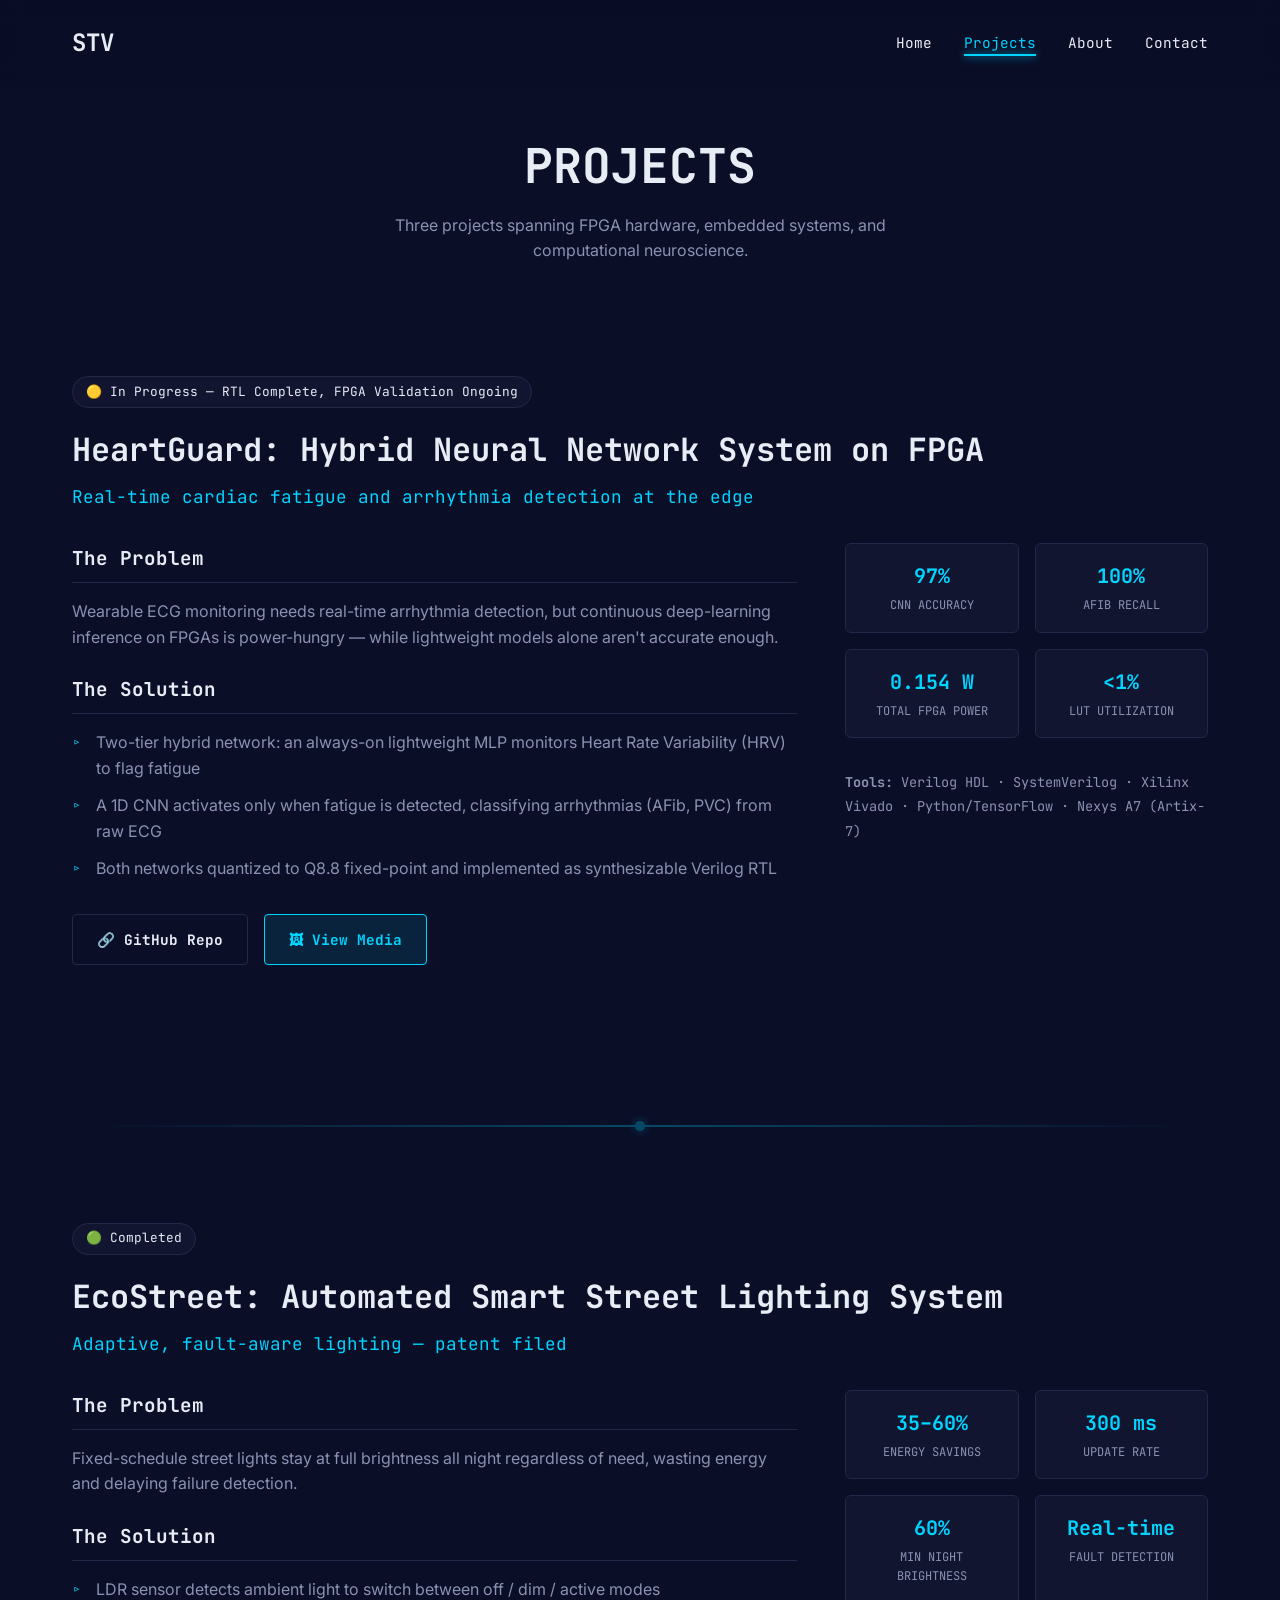
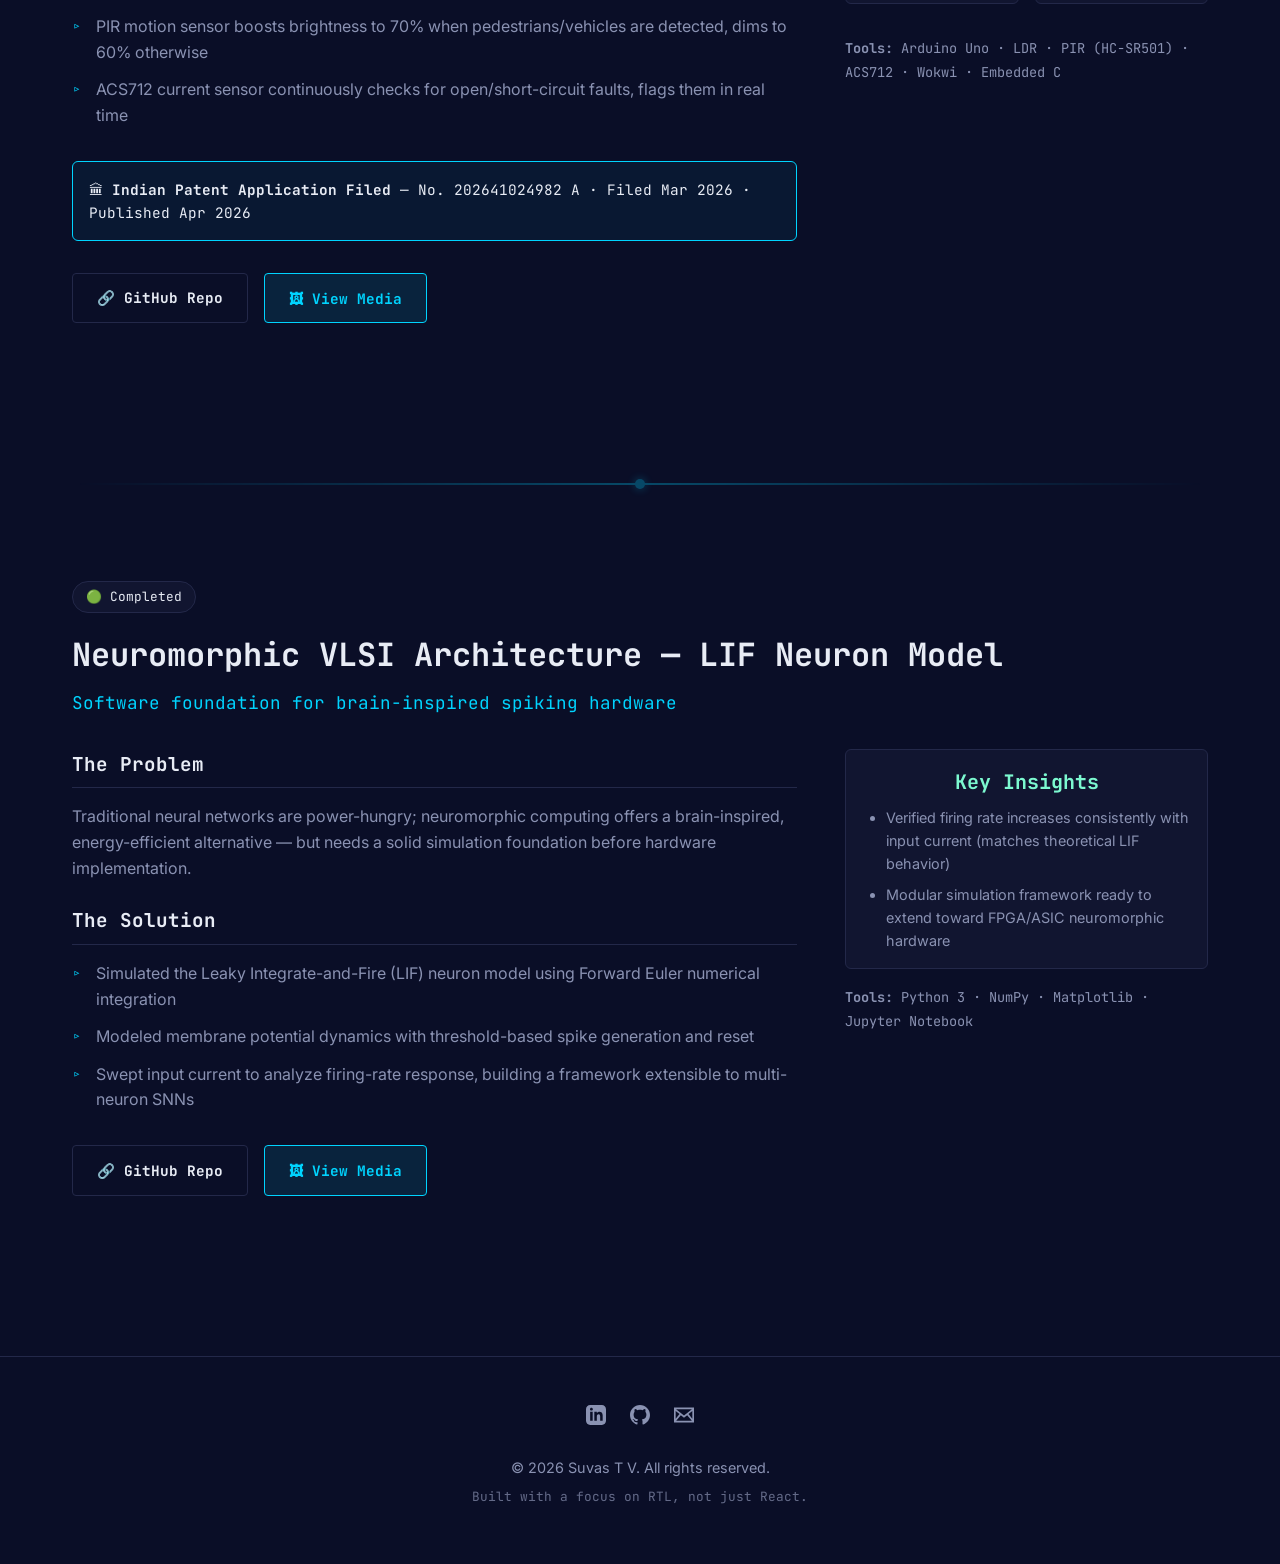
<file: eportfolio/projects.html>
<!DOCTYPE html>
<html lang="en">
<head>
  <meta charset="UTF-8">
  <meta name="viewport" content="width=device-width, initial-scale=1.0">
  <title>Projects | Suvas T V</title>
  <meta name="description" content="Projects by Suvas T V spanning FPGA hardware, embedded systems, and computational neuroscience.">
  <link rel="stylesheet" href="style.css">
  <link rel="icon" type="image/svg+xml" href="data:image/svg+xml,<svg xmlns=%22http://www.w3.org/2000/svg%22 viewBox=%220 0 100 100%22><rect width=%22100%22 height=%22100%22 fill=%22%230a0e27%22/><text x=%2250%22 y=%2250%22 font-family=%22monospace%22 font-size=%2240%22 font-weight=%22bold%22 fill=%22%2300d4ff%22 text-anchor=%22middle%22 dominant-baseline=%22central%22>STV</text></svg>">
</head>
<body>

  <!-- Navbar -->
  <nav class="navbar">
    <div class="container nav-container">
      <a href="index.html" class="logo">STV</a>
      <ul class="nav-links">
        <li><a href="index.html">Home</a></li>
        <li><a href="projects.html" class="active">Projects</a></li>
        <li><a href="about.html">About</a></li>
        <li><a href="contact.html">Contact</a></li>
      </ul>
      <button class="hamburger" aria-label="Toggle menu">☰</button>
    </div>
  </nav>

  <!-- Mobile Menu -->
  <div class="mobile-menu">
    <div class="nav-links">
      <a href="index.html">Home</a>
      <a href="projects.html" class="active">Projects</a>
      <a href="about.html">About</a>
      <a href="contact.html">Contact</a>
    </div>
  </div>

  <div class="container" style="padding-top: 8rem; margin-bottom: 2rem;">
    <div class="section-header">
      <h1 style="font-size: 3rem; margin-bottom: 0.5rem;">PROJECTS</h1>
      <p>Three projects spanning FPGA hardware, embedded systems, and computational neuroscience.</p>
    </div>
  </div>

  <div class="container">
    
    <!-- PROJECT 1: HeartGuard -->
    <section id="heartguard" class="project-case-study">
      <div class="status-badge">🟡 In Progress — RTL Complete, FPGA Validation Ongoing</div>
      <h2>HeartGuard: Hybrid Neural Network System on FPGA</h2>
      <p class="subtitle">Real-time cardiac fatigue and arrhythmia detection at the edge</p>
      
      <div class="project-content">
        <div class="project-text">
          <h3>The Problem</h3>
          <p>Wearable ECG monitoring needs real-time arrhythmia detection, but continuous deep-learning inference on FPGAs is power-hungry — while lightweight models alone aren't accurate enough.</p>
          
          <h3>The Solution</h3>
          <ul>
            <li>Two-tier hybrid network: an always-on lightweight MLP monitors Heart Rate Variability (HRV) to flag fatigue</li>
            <li>A 1D CNN activates only when fatigue is detected, classifying arrhythmias (AFib, PVC) from raw ECG</li>
            <li>Both networks quantized to Q8.8 fixed-point and implemented as synthesizable Verilog RTL</li>
          </ul>
          
          <div class="project-actions" style="margin-top: 2rem;">
            <a href="https://github.com/Suvas27/HeartGuard-A-Hybrid-Neural-Network-System-on-FPGA-for-Real-Time-Cardiac-Fatigue-and-Arrhythmia-Dete" target="_blank" rel="noopener noreferrer" class="btn btn-secondary">🔗 GitHub Repo</a>
            <button class="btn btn-primary view-media-btn" data-images='[{"src":"assets/images/heartguard-sim-waveform.png","caption":"Vivado behavioral simulation — waveform output"}]'>🖼 View Media</button>
          </div>
        </div>
        
        <div class="project-sidebar">
          <div class="stat-grid-small">
            <div class="stat-box">
              <h4>97%</h4>
              <p>CNN Accuracy</p>
            </div>
            <div class="stat-box">
              <h4>100%</h4>
              <p>AFib Recall</p>
            </div>
            <div class="stat-box">
              <h4>0.154 W</h4>
              <p>Total FPGA Power</p>
            </div>
            <div class="stat-box">
              <h4>&lt;1%</h4>
              <p>LUT Utilization</p>
            </div>
          </div>
          <div class="tools-list">
            <strong>Tools:</strong> Verilog HDL &middot; SystemVerilog &middot; Xilinx Vivado &middot; Python/TensorFlow &middot; Nexys A7 (Artix-7)
          </div>
        </div>
      </div>
    </section>

    <div class="circuit-divider"></div>

    <!-- PROJECT 2: EcoStreet -->
    <section id="ecostreet" class="project-case-study">
      <div class="status-badge">🟢 Completed</div>
      <h2>EcoStreet: Automated Smart Street Lighting System</h2>
      <p class="subtitle">Adaptive, fault-aware lighting — patent filed</p>
      
      <div class="project-content">
        <div class="project-text">
          <h3>The Problem</h3>
          <p>Fixed-schedule street lights stay at full brightness all night regardless of need, wasting energy and delaying failure detection.</p>
          
          <h3>The Solution</h3>
          <ul>
            <li>LDR sensor detects ambient light to switch between off / dim / active modes</li>
            <li>PIR motion sensor boosts brightness to 70% when pedestrians/vehicles are detected, dims to 60% otherwise</li>
            <li>ACS712 current sensor continuously checks for open/short-circuit faults, flags them in real time</li>
          </ul>
          
          <div class="patent-box">
            🏛 <strong>Indian Patent Application Filed</strong> &mdash; No. 202641024982 A &middot; Filed Mar 2026 &middot; Published Apr 2026
          </div>
          
          <div class="project-actions" style="margin-top: 2rem;">
            <a href="https://github.com/Suvas27/EcoStreet-Energy-Efficient-Motion-Aware-Lighting" target="_blank" rel="noopener noreferrer" class="btn btn-secondary">🔗 GitHub Repo</a>
            <button class="btn btn-primary view-media-btn" data-images='[{"src":"assets/images/ecostreet-wokwi-circuit.png","caption":"Wokwi circuit simulation"}, {"src":"assets/images/ecostreet-hardware-photo.jpg","caption":"Physical hardware build"}]'>🖼 View Media</button>
          </div>
        </div>
        
        <div class="project-sidebar">
          <div class="stat-grid-small">
            <div class="stat-box">
              <h4>35–60%</h4>
              <p>Energy Savings</p>
            </div>
            <div class="stat-box">
              <h4>300 ms</h4>
              <p>Update Rate</p>
            </div>
            <div class="stat-box">
              <h4>60%</h4>
              <p>Min Night Brightness</p>
            </div>
            <div class="stat-box">
              <h4>Real-time</h4>
              <p>Fault Detection</p>
            </div>
          </div>
          <div class="tools-list">
            <strong>Tools:</strong> Arduino Uno &middot; LDR &middot; PIR (HC-SR501) &middot; ACS712 &middot; Wokwi &middot; Embedded C
          </div>
        </div>
      </div>
    </section>

    <div class="circuit-divider"></div>

    <!-- PROJECT 3: Neuromorphic LIF Simulation -->
    <section id="neuromorphic-lif" class="project-case-study">
      <div class="status-badge">🟢 Completed</div>
      <h2>Neuromorphic VLSI Architecture — LIF Neuron Model</h2>
      <p class="subtitle">Software foundation for brain-inspired spiking hardware</p>
      
      <div class="project-content">
        <div class="project-text">
          <h3>The Problem</h3>
          <p>Traditional neural networks are power-hungry; neuromorphic computing offers a brain-inspired, energy-efficient alternative — but needs a solid simulation foundation before hardware implementation.</p>
          
          <h3>The Solution</h3>
          <ul>
            <li>Simulated the Leaky Integrate-and-Fire (LIF) neuron model using Forward Euler numerical integration</li>
            <li>Modeled membrane potential dynamics with threshold-based spike generation and reset</li>
            <li>Swept input current to analyze firing-rate response, building a framework extensible to multi-neuron SNNs</li>
          </ul>
          
          <div class="project-actions" style="margin-top: 2rem;">
            <a href="https://github.com/Suvas27/Spiking-Neural-Network-using-Leaky-Integrate-and-Fire-LIF-Neuron-Model-Simulation" target="_blank" rel="noopener noreferrer" class="btn btn-secondary">🔗 GitHub Repo</a>
            <button class="btn btn-primary view-media-btn" data-images='[{"src":"assets/images/lif-membrane-potential.png","caption":"<b>Membrane Potential</b><br>The membrane potential increases gradually until it reaches the firing threshold. Once the threshold is exceeded, the neuron emits a spike and the membrane potential resets to the resting potential."}, {"src":"assets/images/lif-firing-rate.png","caption":"<b>Input Current vs Firing Rate</b><br>The firing rate increases with increasing input current, demonstrating the characteristic response of the Leaky Integrate-and-Fire neuron."}]'>🖼 View Media</button>
          </div>
        </div>
        
        <div class="project-sidebar">
          <div class="stat-box" style="margin-bottom: 1rem; text-align: left;">
            <h4 style="text-align: center; margin-bottom: 0.5rem; color: var(--accent-secondary);">Key Insights</h4>
            <ul style="list-style-type: disc; margin-left: 1.5rem; font-size: 0.9rem; color: var(--text-secondary); margin-bottom: 0;">
              <li style="margin-bottom: 0.5rem;">Verified firing rate increases consistently with input current (matches theoretical LIF behavior)</li>
              <li>Modular simulation framework ready to extend toward FPGA/ASIC neuromorphic hardware</li>
            </ul>
          </div>
          <div class="tools-list">
            <strong>Tools:</strong> Python 3 &middot; NumPy &middot; Matplotlib &middot; Jupyter Notebook
          </div>
        </div>
      </div>
    </section>

  </div>

  <!-- Media Gallery Modal -->
  <div class="modal-overlay" id="media-modal" aria-modal="true" role="dialog">
    <button class="modal-close" aria-label="Close modal">✕</button>
    <div class="modal-content">
      <div class="modal-images">
        <!-- JS will populate this with images and captions -->
      </div>
    </div>
  </div>

  <!-- Footer -->
  <footer>
    <div class="container">
      <div class="footer-icons">
        <a href="https://linkedin.com/in/suvas-tv" target="_blank" rel="noopener noreferrer" aria-label="LinkedIn">
          <svg viewBox="0 0 24 24"><path d="M19 0h-14c-2.761 0-5 2.239-5 5v14c0 2.761 2.239 5 5 5h14c2.762 0 5-2.239 5-5v-14c0-2.761-2.238-5-5-5zm-11 19h-3v-11h3v11zm-1.5-12.268c-.966 0-1.75-.79-1.75-1.764s.784-1.764 1.75-1.764 1.75.79 1.75 1.764-.783 1.764-1.75 1.764zm13.5 12.268h-3v-5.604c0-3.368-4-3.113-4 0v5.604h-3v-11h3v1.765c1.396-2.586 7-2.777 7 2.476v6.759z"/></svg>
        </a>
        <a href="https://github.com/Suvas27" target="_blank" rel="noopener noreferrer" aria-label="GitHub">
          <svg viewBox="0 0 24 24"><path d="M12 0c-6.626 0-12 5.373-12 12 0 5.302 3.438 9.8 8.207 11.387.599.111.793-.261.793-.577v-2.234c-3.338.726-4.033-1.416-4.033-1.416-.546-1.387-1.333-1.756-1.333-1.756-1.089-.745.083-.729.083-.729 1.205.084 1.839 1.237 1.839 1.237 1.07 1.834 2.807 1.304 3.492.997.107-.775.418-1.305.762-1.604-2.665-.305-5.467-1.334-5.467-5.931 0-1.311.469-2.381 1.236-3.221-.124-.303-.535-1.524.117-3.176 0 0 1.008-.322 3.301 1.23.957-.266 1.983-.399 3.003-.404 1.02.005 2.047.138 3.006.404 2.291-1.552 3.297-1.23 3.297-1.23.653 1.653.242 2.874.118 3.176.77.84 1.235 1.911 1.235 3.221 0 4.609-2.807 5.624-5.479 5.921.43.372.823 1.102.823 2.222v3.293c0 .319.192.694.801.576 4.765-1.589 8.199-6.086 8.199-11.386 0-6.627-5.373-12-12-12z"/></svg>
        </a>
        <a href="mailto:tvsuvas@gmail.com" aria-label="Email">
          <svg viewBox="0 0 24 24"><path d="M0 3v18h24v-18h-24zm6.623 7.929l-4.623 5.712v-9.458l4.623 3.746zm-4.141-5.929h19.035l-9.517 7.713-9.518-7.713zm5.694 7.188l3.824 3.099 3.83-3.104 5.612 6.817h-18.779l5.513-6.812zm9.208-1.264l4.616-3.741v9.348l-4.616-5.607z"/></svg>
        </a>
      </div>
      <p>&copy; 2026 Suvas T V. All rights reserved.</p>
      <p class="footer-tagline">Built with a focus on RTL, not just React.</p>
    </div>
  </footer>

  <script src="script.js"></script>
</body>
</html>
</file>
<file: style.css>
@import url('https://fonts.googleapis.com/css2?family=Sora:wght@300;400;500;600;700;800&family=Space+Grotesk:wght@400;500;600;700&family=JetBrains+Mono:wght@400;500&display=swap');

/* ==========================================================================
   SUVAS T V — PROFESSIONAL PORTFOLIO DESIGN SYSTEM
   Graphite & Crimson — Rose + Violet on Deep Zinc
   ========================================================================== */

:root {
  --bg-deep: #09090b;
  --bg-primary: #18181b;
  --bg-secondary: #27272a;
  --bg-card: #27272a;
  --bg-card-hover: #3f3f46;

  --accent: #f43f5e;
  --accent-hover: #fb7185;
  --accent-glow: rgba(244, 63, 94, 0.30);
  --accent-subtle: rgba(244, 63, 94, 0.08);
  --teal: #8b5cf6;
  --teal-glow: rgba(139, 92, 246, 0.25);

  --text-primary: #f8fafc;
  --text-secondary: #a1a1aa;
  --text-muted: #71717a;
  --border: #3f3f46;
  --border-hover: #52525b;

  --font-heading: 'Sora', sans-serif;
  --font-body: 'Space Grotesk', sans-serif;
  --font-mono: 'JetBrains Mono', monospace;

  --ease-out-expo: cubic-bezier(0.16, 1, 0.3, 1);
  --transition-fast: 0.2s var(--ease-out-expo);
  --transition-med: 0.4s var(--ease-out-expo);
  --transition-slow: 0.6s var(--ease-out-expo);
}

/* === RESET === */
*, *::before, *::after {
  box-sizing: border-box;
  margin: 0;
  padding: 0;
}

html {
  scroll-behavior: smooth;
}

body {
  background: var(--bg-primary);
  color: var(--text-primary);
  font-family: var(--font-body);
  line-height: 1.65;
  overflow-x: hidden;
  -webkit-font-smoothing: antialiased;
}

h1, h2, h3, h4, h5, h6 {
  font-family: var(--font-heading);
  font-weight: 700;
  line-height: 1.2;
  color: var(--text-primary);
}

a {
  color: var(--accent);
  text-decoration: none;
  transition: color var(--transition-fast);
}

a:hover {
  color: var(--accent-hover);
}

img {
  max-width: 100%;
  display: block;
}

/* === LAYOUT === */
.container {
  max-width: 1120px;
  margin: 0 auto;
  padding: 0 1.5rem;
}

section {
  padding: 6rem 0;
}

/* === SCROLL REVEAL ANIMATIONS === */
.reveal {
  opacity: 0;
  transform: translateY(40px);
  transition: opacity 0.7s var(--ease-out-expo), transform 0.7s var(--ease-out-expo);
}

.reveal.visible {
  opacity: 1;
  transform: translateY(0);
}

.reveal-delay-1 { transition-delay: 0.1s; }
.reveal-delay-2 { transition-delay: 0.2s; }
.reveal-delay-3 { transition-delay: 0.3s; }
.reveal-delay-4 { transition-delay: 0.4s; }

/* === NAVBAR === */
.navbar {
  position: fixed;
  top: 0;
  width: 100%;
  z-index: 1000;
  padding: 1.25rem 0;
  background: transparent;
  transition: all var(--transition-med);
}

.navbar.scrolled {
  padding: 0.85rem 0;
  background: rgba(13, 13, 13, 0.92);
  backdrop-filter: blur(20px);
  -webkit-backdrop-filter: blur(20px);
  border-bottom: 1px solid var(--border);
}

.nav-container {
  display: flex;
  justify-content: space-between;
  align-items: center;
}

.logo {
  font-family: var(--font-heading);
  font-size: 1.5rem;
  font-weight: 800;
  color: var(--text-primary);
  letter-spacing: -0.03em;
}

.logo em {
  color: var(--accent);
  font-style: normal;
}

.nav-links {
  display: flex;
  gap: 2.25rem;
  list-style: none;
  align-items: center;
}

.nav-links a {
  color: var(--text-secondary);
  font-size: 0.9rem;
  font-weight: 500;
  position: relative;
  padding: 0.3rem 0;
  transition: color var(--transition-fast);
}

.nav-links a::after {
  content: '';
  position: absolute;
  bottom: -2px;
  left: 0;
  width: 0;
  height: 2px;
  background: var(--accent);
  transition: width var(--transition-med);
}

.nav-links a:hover,
.nav-links a.active {
  color: var(--text-primary);
}

.nav-links a:hover::after,
.nav-links a.active::after {
  width: 100%;
}

.hamburger {
  display: none;
  cursor: pointer;
  background: none;
  border: 1px solid var(--border);
  color: var(--text-primary);
  font-size: 1.4rem;
  padding: 0.35rem 0.7rem;
  border-radius: 6px;
}

/* === HERO === */
.hero {
  position: relative;
  min-height: 100vh;
  display: flex;
  align-items: center;
  justify-content: center;
  text-align: center;
  overflow: hidden;
  background: var(--bg-deep);
}

#particle-canvas {
  position: absolute;
  top: 0;
  left: 0;
  width: 100%;
  height: 100%;
  z-index: 0;
}

/* Aurora gradient blobs */
.aurora-blob {
  position: absolute;
  border-radius: 50%;
  filter: blur(100px);
  opacity: 0.35;
  z-index: 0;
  pointer-events: none;
}

.aurora-blob--1 {
  width: 600px;
  height: 600px;
  background: radial-gradient(circle, #6ee7b7, transparent 70%);
  top: -10%;
  left: -5%;
  animation: auroraFloat1 12s ease-in-out infinite alternate;
}

.aurora-blob--2 {
  width: 500px;
  height: 500px;
  background: radial-gradient(circle, #c084fc, transparent 70%);
  bottom: -15%;
  right: -5%;
  animation: auroraFloat2 14s ease-in-out infinite alternate;
}

.aurora-blob--3 {
  width: 400px;
  height: 400px;
  background: radial-gradient(circle, #38bdf8, transparent 70%);
  top: 40%;
  left: 50%;
  transform: translate(-50%, -50%);
  animation: auroraFloat3 10s ease-in-out infinite alternate;
}

@keyframes auroraFloat1 {
  0% { transform: translate(0, 0) scale(1); opacity: 0.3; }
  50% { transform: translate(80px, 40px) scale(1.15); opacity: 0.45; }
  100% { transform: translate(-30px, 80px) scale(0.95); opacity: 0.25; }
}

@keyframes auroraFloat2 {
  0% { transform: translate(0, 0) scale(1); opacity: 0.25; }
  50% { transform: translate(-60px, -50px) scale(1.2); opacity: 0.4; }
  100% { transform: translate(40px, -20px) scale(0.9); opacity: 0.3; }
}

@keyframes auroraFloat3 {
  0% { transform: translate(-50%, -50%) scale(1); opacity: 0.2; }
  50% { transform: translate(-40%, -60%) scale(1.3); opacity: 0.35; }
  100% { transform: translate(-60%, -45%) scale(0.85); opacity: 0.15; }
}

.hero-overlay {
  position: absolute;
  inset: 0;
  background: radial-gradient(ellipse at center, rgba(3,7,18,0.2) 0%, rgba(3,7,18,0.75) 65%, rgba(3,7,18,0.95) 100%);
  z-index: 1;
}

.hero-content {
  position: relative;
  z-index: 2;
  max-width: 760px;
}

.hero-label {
  display: inline-flex;
  align-items: center;
  gap: 0.5rem;
  font-family: var(--font-mono);
  font-size: 0.82rem;
  color: var(--accent);
  text-transform: uppercase;
  letter-spacing: 2px;
  margin-bottom: 1.5rem;
  opacity: 0;
  animation: fadeInUp 0.8s var(--ease-out-expo) 0.3s forwards;
}

.hero-label::before,
.hero-label::after {
  content: '';
  width: 30px;
  height: 1px;
  background: var(--accent);
  opacity: 0.5;
}

.hero h1 {
  font-size: 4rem;
  font-weight: 800;
  letter-spacing: -0.04em;
  margin-bottom: 0.5rem;
  opacity: 0;
  animation: fadeInUp 0.8s var(--ease-out-expo) 0.5s forwards;
}

.hero h1 .highlight {
  color: var(--accent);
}

.hero .subtitle {
  font-size: 1.4rem;
  color: var(--text-secondary);
  font-weight: 400;
  margin-bottom: 1rem;
  opacity: 0;
  animation: fadeInUp 0.8s var(--ease-out-expo) 0.65s forwards;
}

.hero .desc {
  font-size: 1.05rem;
  color: var(--text-muted);
  max-width: 580px;
  margin: 0 auto 2.5rem;
  opacity: 0;
  animation: fadeInUp 0.8s var(--ease-out-expo) 0.8s forwards;
}

.hero-actions {
  display: flex;
  gap: 1rem;
  justify-content: center;
  flex-wrap: wrap;
  opacity: 0;
  animation: fadeInUp 0.8s var(--ease-out-expo) 0.95s forwards;
}

@keyframes fadeInUp {
  from { opacity: 0; transform: translateY(30px); }
  to { opacity: 1; transform: translateY(0); }
}

/* Hero floating badge decoration */
.hero-floating-stats {
  position: absolute;
  z-index: 2;
  display: flex;
  flex-direction: column;
  gap: 1rem;
  right: 6%;
  bottom: 15%;
  opacity: 0;
  animation: fadeInUp 0.8s var(--ease-out-expo) 1.2s forwards;
}

.floating-badge {
  background: rgba(30, 30, 30, 0.75);
  backdrop-filter: blur(10px);
  border: 1px solid var(--border);
  border-radius: 10px;
  padding: 0.75rem 1.2rem;
  text-align: center;
  min-width: 100px;
}

.floating-badge .num {
  font-family: var(--font-heading);
  font-size: 1.8rem;
  font-weight: 800;
  color: var(--accent);
  display: block;
  line-height: 1;
}

.floating-badge .label {
  font-size: 0.72rem;
  color: var(--text-secondary);
  text-transform: uppercase;
  letter-spacing: 1px;
}

/* === BUTTONS === */
.btn {
  display: inline-flex;
  align-items: center;
  justify-content: center;
  gap: 0.5rem;
  padding: 0.85rem 2rem;
  font-family: var(--font-heading);
  font-size: 0.92rem;
  font-weight: 600;
  border-radius: 50px;
  cursor: pointer;
  transition: all var(--transition-fast);
  border: none;
}

.btn-primary {
  background: var(--accent);
  color: var(--bg-deep);
}

.btn-primary:hover {
  background: var(--accent-hover);
  color: var(--bg-deep);
  transform: translateY(-2px);
  box-shadow: 0 10px 30px var(--accent-glow);
}

.btn-secondary {
  background: transparent;
  color: var(--text-primary);
  border: 1.5px solid var(--border-hover);
}

.btn-secondary:hover {
  border-color: var(--accent);
  color: var(--accent);
  transform: translateY(-2px);
}

/* === STATS STRIP === */
.stats-strip {
  background: var(--bg-secondary);
  border-top: 1px solid var(--border);
  border-bottom: 1px solid var(--border);
  padding: 3.5rem 0;
}

.stats-grid {
  display: grid;
  grid-template-columns: repeat(4, 1fr);
  gap: 2rem;
}

.stat-item {
  text-align: center;
  position: relative;
}

.stat-item::after {
  content: '';
  position: absolute;
  right: 0;
  top: 15%;
  height: 70%;
  width: 1px;
  background: var(--border);
}

.stat-item:last-child::after {
  display: none;
}

.stat-item h3 {
  font-size: 2.8rem;
  font-weight: 800;
  color: var(--accent);
  letter-spacing: -0.03em;
}

.stat-item p {
  font-size: 0.88rem;
  color: var(--text-secondary);
  margin-top: 0.25rem;
}

/* === SECTION HEADERS === */
.section-header {
  margin-bottom: 3.5rem;
}

.section-label {
  font-family: var(--font-mono);
  font-size: 0.82rem;
  color: var(--accent);
  text-transform: uppercase;
  letter-spacing: 2px;
  margin-bottom: 0.75rem;
  display: block;
}

.section-header h2 {
  font-size: 2.5rem;
  margin-bottom: 0.6rem;
}

.section-header h1 {
  font-size: 3rem;
  margin-bottom: 0.6rem;
  letter-spacing: -0.03em;
}

.section-header h1 em {
  font-style: normal;
  color: var(--accent);
}

.section-header .subtitle {
  color: var(--text-secondary);
  font-size: 1.05rem;
  max-width: 700px;
}

section.section-header {
  padding-top: 8rem;
  padding-bottom: 2rem;
}

.section-header h2 em {
  font-style: normal;
  color: var(--accent);
}

.section-header p {
  color: var(--text-secondary);
  font-size: 1.05rem;
  max-width: 580px;
}

/* === PROJECT CARDS === */
.card-grid {
  display: grid;
  grid-template-columns: repeat(auto-fit, minmax(330px, 1fr));
  gap: 1.75rem;
}

.card {
  background: var(--bg-card);
  border: 1px solid var(--border);
  border-radius: 14px;
  padding: 2rem;
  display: flex;
  flex-direction: column;
  transition: all var(--transition-med);
  position: relative;
  overflow: hidden;
}

.card::before {
  content: '';
  position: absolute;
  top: 0;
  left: 0;
  right: 0;
  height: 3px;
  background: linear-gradient(90deg, var(--accent), var(--teal));
  transform: scaleX(0);
  transform-origin: left;
  transition: transform var(--transition-med);
}

.card:hover {
  transform: translateY(-6px);
  background: var(--bg-card-hover);
  border-color: var(--border-hover);
  box-shadow: 0 20px 50px -15px rgba(0, 0, 0, 0.6);
}

.card:hover::before {
  transform: scaleX(1);
}

.card-number {
  font-family: var(--font-mono);
  font-size: 0.75rem;
  color: var(--text-muted);
  margin-bottom: 1.25rem;
}

.card h3 {
  font-size: 1.3rem;
  margin-bottom: 0.75rem;
  line-height: 1.35;
}

.card p {
  color: var(--text-secondary);
  font-size: 0.95rem;
  margin-bottom: 1.5rem;
  flex-grow: 1;
}

.tech-tags {
  display: flex;
  flex-wrap: wrap;
  gap: 0.4rem;
  margin-bottom: 1.5rem;
}

.tag {
  font-family: var(--font-mono);
  font-size: 0.72rem;
  background: var(--accent-subtle);
  color: var(--accent);
  padding: 0.3rem 0.7rem;
  border-radius: 6px;
}

.card-link {
  font-weight: 600;
  font-size: 0.9rem;
  display: inline-flex;
  align-items: center;
  gap: 0.4rem;
  transition: gap var(--transition-fast);
}

.card-link:hover {
  gap: 0.65rem;
}

/* === PROJECT CASE STUDY === */
.project-case-study {
  padding: 0 0 2rem;
  position: relative;
}

.project-case-study > .container {
  background: var(--bg-card);
  border: 1px solid var(--border);
  border-radius: 16px;
  padding: 3rem;
}

.project-case-study .status-badge {
  display: inline-flex;
  align-items: center;
  gap: 0.4rem;
  font-size: 0.82rem;
  font-weight: 500;
  padding: 0.35rem 0.85rem;
  border-radius: 20px;
  background: var(--accent-subtle);
  color: var(--teal);
  margin-bottom: 1.25rem;
}

.project-case-study h2 {
  font-size: 2.1rem;
  margin-bottom: 0.4rem;
}

.project-case-study .subtitle {
  font-size: 1.1rem;
  color: var(--accent);
  margin-bottom: 2rem;
  font-weight: 500;
}

.project-content {
  display: grid;
  grid-template-columns: 5fr 3fr;
  gap: 3rem;
}

.project-text h3 {
  font-size: 1.15rem;
  margin-bottom: 0.85rem;
  padding-bottom: 0.5rem;
  border-bottom: 1px solid var(--border);
}

.project-text p {
  color: var(--text-secondary);
  margin-bottom: 1.5rem;
}

.project-text ul {
  list-style: none;
  margin-bottom: 2rem;
}

.project-text ul li {
  position: relative;
  padding-left: 1.5rem;
  margin-bottom: 0.75rem;
  color: var(--text-secondary);
}

.project-text ul li::before {
  content: '→';
  position: absolute;
  left: 0;
  color: var(--accent);
}

.stat-grid-small {
  display: grid;
  grid-template-columns: 1fr 1fr;
  gap: 0.75rem;
  margin-bottom: 1.5rem;
}

.stat-box {
  background: var(--bg-secondary);
  border: 1px solid var(--border);
  border-radius: 10px;
  padding: 1rem;
  text-align: center;
}

.stat-box h4,
.stat-box .stat-number {
  font-size: 1.4rem;
  color: var(--accent);
  font-weight: 700;
  font-family: var(--font-heading);
  display: block;
}

.stat-box p,
.stat-box .stat-label {
  font-size: 0.72rem;
  color: var(--text-muted);
  text-transform: uppercase;
  letter-spacing: 0.5px;
  display: block;
  margin-top: 0.2rem;
}

.tools-list {
  background: var(--bg-secondary);
  border: 1px solid var(--border);
  border-radius: 10px;
  padding: 1rem;
  font-size: 0.88rem;
  color: var(--text-secondary);
  line-height: 1.8;
}

.patent-box {
  background: var(--accent-subtle);
  border: 1px solid var(--accent);
  border-radius: 10px;
  padding: 1.1rem 1.25rem;
  margin-top: 1.25rem;
  font-size: 0.92rem;
}

.project-actions {
  display: flex;
  gap: 0.75rem;
  flex-wrap: wrap;
}

/* === ABOUT: TIMELINE === */
.about-header {
  padding-top: 8rem;
}

.about-header h1 {
  font-size: 3rem;
}

.about-header p {
  color: var(--text-secondary);
  font-size: 1.08rem;
  margin-bottom: 1rem;
  max-width: 780px;
  line-height: 1.75;
}

.timeline {
  margin-top: 2.5rem;
  border-left: 2px solid var(--border);
  padding-left: 2rem;
}

.timeline-item {
  position: relative;
  margin-bottom: 2rem;
  background: var(--bg-card);
  border: 1px solid var(--border);
  border-radius: 12px;
  padding: 1.5rem;
  transition: all var(--transition-med);
}

.timeline-item:hover {
  border-color: var(--border-hover);
  transform: translateX(4px);
}

.timeline-item::before {
  content: '';
  position: absolute;
  left: -2.6rem;
  top: 1.5rem;
  width: 12px;
  height: 12px;
  border-radius: 50%;
  background: var(--bg-primary);
  border: 3px solid var(--accent);
  box-shadow: 0 0 0 4px var(--accent-subtle);
}

.timeline-item .date,
.timeline-item .timeline-date {
  font-family: var(--font-mono);
  font-size: 0.82rem;
  color: var(--accent);
  font-weight: 500;
  margin-bottom: 0.3rem;
}

.timeline-item h4,
.timeline-item h3 {
  font-size: 1.15rem;
  margin-bottom: 0.25rem;
}

.timeline-item p {
  color: var(--text-secondary);
  font-size: 0.95rem;
}

/* === SKILLS === */
.skills-grid {
  display: grid;
  grid-template-columns: 1fr 1fr;
  gap: 1.5rem;
  margin-top: 2.5rem;
}

.skill-category {
  background: var(--bg-card);
  border: 1px solid var(--border);
  border-radius: 14px;
  padding: 2rem;
}

.skill-category h3 {
  font-size: 1.15rem;
  margin-bottom: 1.5rem;
  padding-bottom: 0.5rem;
  border-bottom: 1px solid var(--border);
}

.skill-item {
  margin-bottom: 1.25rem;
}

.skill-info {
  display: flex;
  justify-content: space-between;
  font-size: 0.88rem;
  font-weight: 500;
  margin-bottom: 0.45rem;
}

.skill-info span:last-child {
  color: var(--text-muted);
  font-family: var(--font-mono);
  font-size: 0.82rem;
}

.skill-bar {
  height: 6px;
  background: var(--bg-secondary);
  border-radius: 3px;
  overflow: hidden;
}

.skill-fill {
  height: 100%;
  background: linear-gradient(90deg, var(--accent), var(--teal));
  width: 0;
  border-radius: 3px;
  transition: width 1.2s var(--ease-out-expo);
}

/* === CONTACT === */
.contact-container {
  display: grid;
  grid-template-columns: 1fr 1fr;
  gap: 4rem;
  padding-top: 8rem;
}

.contact-info h1 {
  font-size: 3rem;
  margin-bottom: 0.5rem;
}

.contact-info > p {
  color: var(--text-secondary);
  font-size: 1.1rem;
  margin-bottom: 2.5rem;
}

.contact-list {
  list-style: none;
  margin-bottom: 2.5rem;
}

.contact-list li {
  margin-bottom: 0.85rem;
  display: flex;
  align-items: center;
  gap: 1rem;
  font-size: 1rem;
  padding: 0.85rem 1.25rem;
  background: var(--bg-card);
  border: 1px solid var(--border);
  border-radius: 10px;
  transition: all var(--transition-fast);
}

.contact-list li:hover {
  border-color: var(--border-hover);
}

.contact-list li svg {
  width: 20px;
  height: 20px;
  fill: var(--accent);
  flex-shrink: 0;
}

.contact-list li a, .contact-list li span {
  color: var(--text-primary);
}

.contact-form {
  background: var(--bg-card);
  border: 1px solid var(--border);
  border-radius: 16px;
  padding: 2.5rem;
}

.contact-form h3 {
  margin-bottom: 1.75rem;
}

.form-group {
  margin-bottom: 1.25rem;
}

.form-group label {
  display: block;
  font-size: 0.85rem;
  font-weight: 600;
  color: var(--text-secondary);
  margin-bottom: 0.4rem;
}

.form-group input,
.form-group textarea {
  width: 100%;
  padding: 0.8rem 1rem;
  background: var(--bg-secondary);
  border: 1px solid var(--border);
  border-radius: 8px;
  color: var(--text-primary);
  font-family: var(--font-body);
  font-size: 0.95rem;
  transition: border-color var(--transition-fast), box-shadow var(--transition-fast);
}

.form-group input:focus,
.form-group textarea:focus {
  outline: none;
  border-color: var(--accent);
  box-shadow: 0 0 0 3px var(--accent-subtle);
}

.form-group textarea {
  resize: vertical;
  min-height: 120px;
}

.success-message {
  display: none;
  margin-top: 1rem;
  padding: 1rem;
  background: rgba(45, 212, 168, 0.08);
  border: 1px solid var(--teal);
  color: var(--teal);
  border-radius: 8px;
  font-size: 0.9rem;
}

.success-message.show {
  display: block;
}

/* === MODAL === */
.modal-overlay {
  position: fixed;
  inset: 0;
  background: rgba(0, 0, 0, 0.88);
  backdrop-filter: blur(10px);
  z-index: 2000;
  display: flex;
  justify-content: center;
  align-items: center;
  opacity: 0;
  visibility: hidden;
  transition: all var(--transition-med);
}

.modal-overlay.active {
  opacity: 1;
  visibility: visible;
}

.modal-close {
  position: absolute;
  top: 1.5rem;
  right: 1.5rem;
  background: var(--bg-card);
  border: 1px solid var(--border);
  color: var(--text-primary);
  font-size: 1.3rem;
  width: 44px;
  height: 44px;
  border-radius: 50%;
  cursor: pointer;
  display: flex;
  align-items: center;
  justify-content: center;
  transition: all var(--transition-fast);
}

.modal-close:hover {
  border-color: var(--accent);
  color: var(--accent);
}

.modal-content {
  width: 90%;
  max-width: 960px;
}

.modal-images {
  display: flex;
  overflow-x: auto;
  gap: 2rem;
  padding-bottom: 1rem;
}

.modal-image-container {
  flex: 0 0 100%;
  display: flex;
  flex-direction: column;
  align-items: center;
}

.modal-image-container img {
  max-width: 100%;
  max-height: 70vh;
  object-fit: contain;
  border-radius: 10px;
  border: 1px solid var(--border);
}

.modal-caption {
  margin-top: 1rem;
  color: var(--text-secondary);
  font-size: 0.88rem;
  text-align: center;
  background: var(--bg-card);
  padding: 0.5rem 1.25rem;
  border-radius: 20px;
  border: 1px solid var(--border);
}

/* === FOOTER === */
footer {
  text-align: center;
  padding: 3.5rem 0;
  border-top: 1px solid var(--border);
  margin-top: 5rem;
}

.footer-icons {
  display: flex;
  justify-content: center;
  gap: 1.5rem;
  margin-bottom: 1.25rem;
}

.footer-icons a {
  width: 42px;
  height: 42px;
  display: flex;
  align-items: center;
  justify-content: center;
  border: 1px solid var(--border);
  border-radius: 50%;
  transition: all var(--transition-fast);
}

.footer-icons a svg {
  width: 18px;
  height: 18px;
  fill: var(--text-secondary);
  transition: fill var(--transition-fast);
}

.footer-icons a:hover {
  border-color: var(--accent);
  transform: translateY(-3px);
}

.footer-icons a:hover svg {
  fill: var(--accent);
}

footer p {
  color: var(--text-muted);
  font-size: 0.88rem;
}

/* === MOBILE MENU === */
.mobile-menu {
  position: fixed;
  inset: 0;
  background: var(--bg-deep);
  z-index: 999;
  display: flex;
  flex-direction: column;
  justify-content: center;
  align-items: center;
  opacity: 0;
  visibility: hidden;
  transition: all var(--transition-med);
}

.mobile-menu.open {
  opacity: 1;
  visibility: visible;
}

.mobile-menu .nav-links {
  flex-direction: column;
  text-align: center;
  gap: 2.5rem;
}

.mobile-menu .nav-links a {
  font-size: 1.5rem;
}

/* === RESPONSIVE === */
@media (max-width: 1024px) {
  .hero h1 { font-size: 3.2rem; }
  .stats-grid { grid-template-columns: repeat(2, 1fr); }
  .stat-item:nth-child(2)::after { display: none; }
  .skills-grid { grid-template-columns: 1fr; }
  .contact-container { grid-template-columns: 1fr; gap: 3rem; }
  .hero-floating-stats { display: none; }
}

@media (max-width: 768px) {
  .nav-links { display: none; }
  .hamburger { display: block; z-index: 1001; }
  .hero h1 { font-size: 2.5rem; }
  .hero .subtitle { font-size: 1.15rem; }
  .project-content { grid-template-columns: 1fr; }
  .project-case-study { padding: 1.75rem; }
  section { padding: 4rem 0; }
  .section-header h2 { font-size: 2rem; }
  .about-header h1 { font-size: 2.5rem; }
}

@media (max-width: 480px) {
  .stats-grid { grid-template-columns: 1fr 1fr; }
  .stat-item::after { display: none; }
  .hero-actions { flex-direction: column; align-items: center; }
  .btn { width: 100%; max-width: 280px; }
  .hero h1 { font-size: 2rem; }
}
</file>
<file: eportfolio/style.css>
@import url('https://fonts.googleapis.com/css2?family=Inter:wght@300;400;500;600&family=JetBrains+Mono:wght@400;700&display=swap');

:root {
  --bg-primary: #0a0e27;
  --bg-secondary: #111530;
  --accent-primary: #00d4ff;
  --accent-secondary: #7cf9d0;
  --text-primary: #e8ecf5;
  --text-secondary: #8a92b2;
  --border-color: #232849;
  
  --font-mono: 'JetBrains Mono', 'Fira Code', monospace;
  --font-sans: 'Inter', system-ui, sans-serif;
  
  --transition-fast: 0.15s ease-out;
  --transition-med: 0.3s ease-out;
}

* {
  box-sizing: border-box;
  margin: 0;
  padding: 0;
}

body {
  background-color: var(--bg-primary);
  color: var(--text-primary);
  font-family: var(--font-sans);
  line-height: 1.6;
  overflow-x: hidden;
}

h1, h2, h3, h4, h5, h6, .mono {
  font-family: var(--font-mono);
  font-weight: 700;
}

a {
  color: var(--accent-primary);
  text-decoration: none;
  transition: color var(--transition-fast);
}

a:hover {
  color: var(--accent-secondary);
}

/* Typography Utility */
.text-cyan { color: var(--accent-primary); }
.text-mint { color: var(--accent-secondary); }
.text-muted { color: var(--text-secondary); }

/* Layout & Containers */
.container {
  max-width: 1200px;
  margin: 0 auto;
  padding: 0 2rem;
}

section {
  padding: 5rem 0;
}

/* Navbar */
.navbar {
  position: fixed;
  top: 0;
  width: 100%;
  z-index: 1000;
  padding: 1.5rem 0;
  background: rgba(10, 14, 39, 0.7);
  backdrop-filter: blur(10px);
  -webkit-backdrop-filter: blur(10px);
  border-bottom: 1px solid transparent;
  transition: all var(--transition-med);
}

.navbar.scrolled {
  padding: 1rem 0;
  background: rgba(10, 14, 39, 0.95);
  border-bottom: 1px solid var(--border-color);
}

.nav-container {
  display: flex;
  justify-content: space-between;
  align-items: center;
}

.logo {
  font-family: var(--font-mono);
  font-size: 1.5rem;
  font-weight: 700;
  color: var(--text-primary);
}

.nav-links {
  display: flex;
  gap: 2rem;
  list-style: none;
}

.nav-links a {
  color: var(--text-primary);
  font-family: var(--font-mono);
  font-size: 0.9rem;
  position: relative;
}

.nav-links a:hover,
.nav-links a.active {
  color: var(--accent-primary);
}

.nav-links a.active::after {
  content: '';
  position: absolute;
  bottom: -4px;
  left: 0;
  width: 100%;
  height: 2px;
  background-color: var(--accent-primary);
  box-shadow: 0 0 8px var(--accent-primary);
}

.hamburger {
  display: none;
  cursor: pointer;
  background: none;
  border: none;
  color: var(--text-primary);
  font-size: 2rem;
}

/* Buttons */
.btn {
  display: inline-block;
  padding: 0.8rem 1.5rem;
  font-family: var(--font-mono);
  font-size: 0.9rem;
  font-weight: 700;
  border-radius: 4px;
  cursor: pointer;
  transition: all var(--transition-fast);
  text-align: center;
}

.btn-primary {
  background-color: rgba(0, 212, 255, 0.1);
  color: var(--accent-primary);
  border: 1px solid var(--accent-primary);
}

.btn-primary:hover {
  background-color: rgba(0, 212, 255, 0.2);
  color: #fff;
  border-color: #fff;
  box-shadow: 0 0 15px rgba(0, 212, 255, 0.5);
  transform: scale(1.02);
}

.btn-secondary {
  background-color: transparent;
  color: var(--text-primary);
  border: 1px solid var(--border-color);
}

.btn-secondary:hover {
  border-color: var(--accent-primary);
  color: var(--accent-primary);
  box-shadow: 0 0 10px rgba(0, 212, 255, 0.2);
  transform: scale(1.02);
}

/* Circuit Background Pattern (Hero only) */
.hero {
  min-height: 100vh;
  display: flex;
  align-items: center;
  position: relative;
  overflow: hidden;
}

.hero-bg {
  position: absolute;
  top: 0;
  left: 0;
  width: 100%;
  height: 100%;
  z-index: -1;
  opacity: 0.05;
  background-image: 
    radial-gradient(circle at 50% 50%, var(--accent-primary) 1px, transparent 1px),
    linear-gradient(to right, var(--accent-primary) 1px, transparent 1px),
    linear-gradient(to bottom, var(--accent-primary) 1px, transparent 1px);
  background-size: 40px 40px, 40px 40px, 40px 40px;
  background-position: center;
  animation: bg-pulse 8s infinite alternate ease-in-out;
}

@keyframes bg-pulse {
  0% { opacity: 0.03; }
  100% { opacity: 0.08; }
}

.hero-content {
  text-align: center;
  max-width: 800px;
  margin: 0 auto;
  z-index: 1;
}

.hero-content h1 {
  font-size: 4rem;
  margin-bottom: 0.5rem;
  letter-spacing: -1px;
}

.hero-content .subtitle {
  font-size: 1.5rem;
  margin-bottom: 1rem;
}

.hero-content .tagline {
  font-family: var(--font-mono);
  color: var(--text-secondary);
  margin-bottom: 2rem;
  font-size: 0.9rem;
}

.hero-content p {
  color: var(--text-secondary);
  font-size: 1.1rem;
  max-width: 600px;
  margin: 0 auto 3rem auto;
}

.hero-actions {
  display: flex;
  gap: 1rem;
  justify-content: center;
}

/* Stats Strip */
.stats-strip {
  background-color: var(--bg-secondary);
  border-top: 1px solid var(--border-color);
  border-bottom: 1px solid var(--border-color);
  padding: 3rem 0;
}

.stats-grid {
  display: grid;
  grid-template-columns: repeat(4, 1fr);
  gap: 2rem;
  text-align: center;
}

.stat-item h3 {
  font-size: 2.5rem;
  color: var(--accent-primary);
  margin-bottom: 0.5rem;
}

.stat-item p {
  color: var(--text-secondary);
  font-family: var(--font-mono);
  font-size: 0.85rem;
  text-transform: uppercase;
  letter-spacing: 1px;
}

/* Cards (Projects, etc.) */
.card-grid {
  display: grid;
  grid-template-columns: repeat(auto-fit, minmax(300px, 1fr));
  gap: 2rem;
  margin-top: 3rem;
}

.card {
  background-color: var(--bg-secondary);
  border: 1px solid var(--border-color);
  border-radius: 8px;
  padding: 2rem;
  transition: all var(--transition-med);
  position: relative;
  overflow: hidden;
  display: flex;
  flex-direction: column;
}

.card::before {
  content: '';
  position: absolute;
  top: 0; left: 0; right: 0; bottom: 0;
  border-radius: 8px;
  border: 1px solid transparent;
  transition: all var(--transition-med);
  pointer-events: none;
}

.card:hover {
  transform: translateY(-4px);
  box-shadow: 0 10px 30px -15px rgba(0, 212, 255, 0.2);
  border-color: rgba(0, 212, 255, 0.3);
}

.card:hover::before {
  border-color: var(--accent-primary);
  box-shadow: inset 0 0 20px rgba(0, 212, 255, 0.1);
}

.card h3 {
  font-size: 1.25rem;
  margin-bottom: 1rem;
}

.card p {
  color: var(--text-secondary);
  font-size: 0.95rem;
  margin-bottom: 1.5rem;
  flex-grow: 1;
}

.tech-tags {
  display: flex;
  flex-wrap: wrap;
  gap: 0.5rem;
  margin-bottom: 1.5rem;
}

.tag {
  font-family: var(--font-mono);
  font-size: 0.75rem;
  background-color: rgba(124, 249, 208, 0.1);
  color: var(--accent-secondary);
  padding: 0.25rem 0.75rem;
  border-radius: 20px;
}

.card-link {
  font-family: var(--font-mono);
  font-size: 0.9rem;
  font-weight: 700;
  display: inline-flex;
  align-items: center;
  gap: 0.5rem;
}

/* Sections */
.section-header {
  text-align: center;
  margin-bottom: 4rem;
}

.section-header h2 {
  font-size: 2.5rem;
  margin-bottom: 1rem;
}

.section-header p {
  color: var(--text-secondary);
  max-width: 600px;
  margin: 0 auto;
}

/* Project Detailed Case Studies */
.project-case-study {
  margin-bottom: 5rem;
  padding-top: 5rem; /* for anchor scroll offset */
  margin-top: -2rem; /* offset the padding visually */
}

.project-case-study .status-badge {
  display: inline-block;
  font-family: var(--font-mono);
  font-size: 0.8rem;
  padding: 0.3rem 0.8rem;
  border: 1px solid var(--border-color);
  border-radius: 20px;
  margin-bottom: 1rem;
  background-color: var(--bg-secondary);
}

.project-case-study h2 {
  font-size: 2rem;
  margin-bottom: 0.5rem;
}

.project-case-study .subtitle {
  font-size: 1.1rem;
  color: var(--accent-primary);
  margin-bottom: 2rem;
  font-family: var(--font-mono);
}

.project-content {
  display: grid;
  grid-template-columns: 2fr 1fr;
  gap: 3rem;
}

.project-text h3 {
  font-size: 1.2rem;
  margin-bottom: 1rem;
  color: var(--text-primary);
  border-bottom: 1px solid var(--border-color);
  padding-bottom: 0.5rem;
}

.project-text p {
  color: var(--text-secondary);
  margin-bottom: 1.5rem;
}

.project-text ul {
  list-style-type: none;
  margin-bottom: 2rem;
}

.project-text ul li {
  position: relative;
  padding-left: 1.5rem;
  margin-bottom: 0.75rem;
  color: var(--text-secondary);
}

.project-text ul li::before {
  content: '▹';
  position: absolute;
  left: 0;
  color: var(--accent-primary);
  font-family: var(--font-mono);
}

.project-sidebar .stat-grid-small {
  display: grid;
  grid-template-columns: 1fr 1fr;
  gap: 1rem;
  margin-bottom: 2rem;
}

.stat-box {
  background-color: var(--bg-secondary);
  border: 1px solid var(--border-color);
  border-radius: 6px;
  padding: 1rem;
  text-align: center;
}

.stat-box h4 {
  color: var(--accent-primary);
  font-size: 1.25rem;
  margin-bottom: 0.25rem;
}

.stat-box p {
  color: var(--text-secondary);
  font-size: 0.75rem;
  font-family: var(--font-mono);
  text-transform: uppercase;
}

.tools-list {
  font-family: var(--font-mono);
  font-size: 0.85rem;
  color: var(--text-secondary);
  margin-bottom: 2rem;
  line-height: 1.8;
}

.project-actions {
  display: flex;
  gap: 1rem;
  flex-wrap: wrap;
}

.patent-box {
  background-color: rgba(0, 212, 255, 0.05);
  border: 1px solid var(--accent-primary);
  border-radius: 6px;
  padding: 1rem;
  margin-top: 1rem;
  font-size: 0.9rem;
  font-family: var(--font-mono);
}

/* Circuit Divider */
.circuit-divider {
  height: 2px;
  background: linear-gradient(90deg, transparent, var(--accent-primary), transparent);
  opacity: 0.3;
  margin: 3rem 0;
  position: relative;
}

.circuit-divider::after {
  content: '';
  position: absolute;
  left: 50%;
  top: 50%;
  transform: translate(-50%, -50%);
  width: 10px;
  height: 10px;
  border-radius: 50%;
  background-color: var(--accent-primary);
  box-shadow: 0 0 10px var(--accent-primary);
}

/* Modal Gallery */
.modal-overlay {
  position: fixed;
  top: 0; left: 0; right: 0; bottom: 0;
  background: rgba(10, 14, 39, 0.92);
  backdrop-filter: blur(5px);
  -webkit-backdrop-filter: blur(5px);
  z-index: 2000;
  display: flex;
  flex-direction: column;
  justify-content: center;
  align-items: center;
  opacity: 0;
  visibility: hidden;
  transition: all var(--transition-med);
}

.modal-overlay.active {
  opacity: 1;
  visibility: visible;
}

.modal-close {
  position: absolute;
  top: 2rem;
  right: 2rem;
  background: none;
  border: none;
  color: var(--text-primary);
  font-size: 2rem;
  cursor: pointer;
  transition: color var(--transition-fast);
}

.modal-close:hover {
  color: var(--accent-primary);
}

.modal-content {
  width: 90%;
  max-width: 1000px;
  position: relative;
}

.modal-images {
  display: flex;
  overflow-x: auto;
  scroll-snap-type: x mandatory;
  gap: 2rem;
  padding-bottom: 1rem;
  scrollbar-width: thin;
  scrollbar-color: var(--accent-primary) var(--bg-secondary);
}

.modal-images::-webkit-scrollbar {
  height: 8px;
}
.modal-images::-webkit-scrollbar-track {
  background: var(--bg-secondary);
}
.modal-images::-webkit-scrollbar-thumb {
  background-color: var(--accent-primary);
  border-radius: 4px;
}

.modal-image-container {
  flex: 0 0 100%;
  scroll-snap-align: center;
  display: flex;
  flex-direction: column;
  align-items: center;
}

.modal-image-container img {
  max-width: 100%;
  max-height: 70vh;
  object-fit: contain;
  border: 1px solid var(--border-color);
  border-radius: 8px;
  cursor: zoom-in;
  transition: transform var(--transition-med);
}

.modal-image-container img.zoomed {
  transform: scale(1.5);
  cursor: zoom-out;
  z-index: 2001;
}

.modal-caption {
  margin-top: 1rem;
  font-family: var(--font-mono);
  color: var(--text-secondary);
  font-size: 0.9rem;
  text-align: center;
}

/* About Page */
.about-header {
  padding-top: 8rem;
  margin-bottom: 3rem;
}

.about-header h1 {
  font-size: 3rem;
  margin-bottom: 1.5rem;
}

.about-header p {
  color: var(--text-secondary);
  font-size: 1.1rem;
  margin-bottom: 1rem;
  max-width: 800px;
}

.timeline {
  margin-top: 3rem;
  border-left: 2px solid var(--border-color);
  padding-left: 2rem;
}

.timeline-item {
  position: relative;
  margin-bottom: 2rem;
}

.timeline-item::before {
  content: '';
  position: absolute;
  left: -2.35rem;
  top: 0.25rem;
  width: 12px;
  height: 12px;
  border-radius: 50%;
  background-color: var(--bg-primary);
  border: 2px solid var(--accent-primary);
}

.timeline-item h4 {
  font-size: 1.1rem;
  color: var(--text-primary);
}

.timeline-item p {
  color: var(--text-secondary);
  font-size: 0.95rem;
}

.timeline-item .date {
  font-family: var(--font-mono);
  font-size: 0.85rem;
  color: var(--accent-secondary);
  margin-bottom: 0.25rem;
}

/* Skills */
.skills-grid {
  display: grid;
  grid-template-columns: 1fr 1fr;
  gap: 3rem;
  margin-top: 3rem;
}

.skill-category h3 {
  font-size: 1.2rem;
  margin-bottom: 1.5rem;
  color: var(--accent-primary);
  border-bottom: 1px solid var(--border-color);
  padding-bottom: 0.5rem;
}

.skill-item {
  margin-bottom: 1.5rem;
}

.skill-info {
  display: flex;
  justify-content: space-between;
  margin-bottom: 0.5rem;
  font-family: var(--font-mono);
  font-size: 0.85rem;
}

.skill-bar {
  height: 6px;
  background-color: var(--bg-secondary);
  border-radius: 3px;
  overflow: hidden;
}

.skill-fill {
  height: 100%;
  background-color: var(--accent-primary);
  width: 0; /* JS will set this */
  transition: width 1s ease-out;
}

/* Contact Page */
.contact-container {
  display: grid;
  grid-template-columns: 1fr 1fr;
  gap: 4rem;
  padding-top: 8rem;
}

.contact-info h1 {
  font-size: 3rem;
  margin-bottom: 0.5rem;
}

.contact-info > p {
  color: var(--text-secondary);
  font-size: 1.1rem;
  margin-bottom: 2rem;
}

.contact-list {
  list-style: none;
  margin-bottom: 3rem;
}

.contact-list li {
  margin-bottom: 1rem;
  display: flex;
  align-items: center;
  gap: 1rem;
  font-size: 1.1rem;
}

.contact-list li svg {
  width: 24px;
  height: 24px;
  fill: var(--text-secondary);
  transition: fill var(--transition-fast);
}

.contact-list li:hover svg {
  fill: var(--accent-primary);
}

.contact-list li a {
  color: var(--text-primary);
}
.contact-list li a:hover {
  color: var(--accent-primary);
}

.contact-form {
  background-color: var(--bg-secondary);
  padding: 2rem;
  border-radius: 8px;
  border: 1px solid var(--border-color);
}

.form-group {
  margin-bottom: 1.5rem;
}

.form-group label {
  display: block;
  font-family: var(--font-mono);
  font-size: 0.85rem;
  margin-bottom: 0.5rem;
  color: var(--text-secondary);
}

.form-group input,
.form-group textarea {
  width: 100%;
  padding: 0.75rem;
  background-color: var(--bg-primary);
  border: 1px solid var(--border-color);
  border-radius: 4px;
  color: var(--text-primary);
  font-family: var(--font-sans);
  transition: border-color var(--transition-fast);
}

.form-group input:focus,
.form-group textarea:focus {
  outline: none;
  border-color: var(--accent-primary);
}

.form-group textarea {
  resize: vertical;
  min-height: 120px;
}

.success-message {
  display: none;
  margin-top: 1rem;
  padding: 1rem;
  background-color: rgba(124, 249, 208, 0.1);
  border: 1px solid var(--accent-secondary);
  color: var(--accent-secondary);
  border-radius: 4px;
  font-family: var(--font-mono);
  font-size: 0.9rem;
}

.success-message.show {
  display: block;
}

/* Footer */
footer {
  text-align: center;
  padding: 3rem 0;
  border-top: 1px solid var(--border-color);
  margin-top: 5rem;
}

.footer-icons {
  display: flex;
  justify-content: center;
  gap: 1.5rem;
  margin-bottom: 1.5rem;
}

.footer-icons a svg {
  width: 20px;
  height: 20px;
  fill: var(--text-secondary);
  transition: fill var(--transition-fast), transform var(--transition-fast);
}

.footer-icons a:hover svg {
  fill: var(--accent-primary);
  transform: translateY(-2px);
}

footer p {
  color: var(--text-secondary);
  font-size: 0.9rem;
  margin-bottom: 0.5rem;
}

footer .footer-tagline {
  font-family: var(--font-mono);
  font-size: 0.8rem;
  color: var(--text-secondary);
  opacity: 0.7;
}

/* Mobile Menu Overlay */
.mobile-menu {
  position: fixed;
  top: 0; left: 0; right: 0; bottom: 0;
  background-color: rgba(10, 14, 39, 0.98);
  z-index: 999;
  display: flex;
  flex-direction: column;
  justify-content: center;
  align-items: center;
  opacity: 0;
  visibility: hidden;
  transition: all var(--transition-med);
}

.mobile-menu.open {
  opacity: 1;
  visibility: visible;
}

.mobile-menu .nav-links {
  flex-direction: column;
  text-align: center;
  gap: 3rem;
}

.mobile-menu .nav-links a {
  font-size: 1.5rem;
}

/* Reduced Motion */
@media (prefers-reduced-motion: reduce) {
  * {
    animation-duration: 0.01ms !important;
    animation-iteration-count: 1 !important;
    transition-duration: 0.01ms !important;
    scroll-behavior: auto !important;
  }
}

/* Responsive Breakpoints */
@media (max-width: 1024px) {
  .hero-content h1 {
    font-size: 3.5rem;
  }
  .stats-grid {
    grid-template-columns: repeat(2, 1fr);
  }
  .skills-grid {
    grid-template-columns: 1fr;
  }
  .contact-container {
    grid-template-columns: 1fr;
    gap: 3rem;
  }
}

@media (max-width: 768px) {
  .nav-links {
    display: none;
  }
  .hamburger {
    display: block;
    z-index: 1001;
  }
  
  .hero-content h1 {
    font-size: 2.5rem;
  }
  .hero-content .subtitle {
    font-size: 1.2rem;
  }
  
  .project-content {
    grid-template-columns: 1fr;
  }
  
  .stats-strip {
    padding: 2rem 0;
  }
  
  .section-header h2 {
    font-size: 2rem;
  }
  .about-header h1 {
    font-size: 2.5rem;
  }
}

@media (max-width: 480px) {
  .stats-grid {
    grid-template-columns: 1fr;
  }
  .hero-actions {
    flex-direction: column;
    width: 100%;
  }
  .btn {
    width: 100%;
  }
}
</file>
